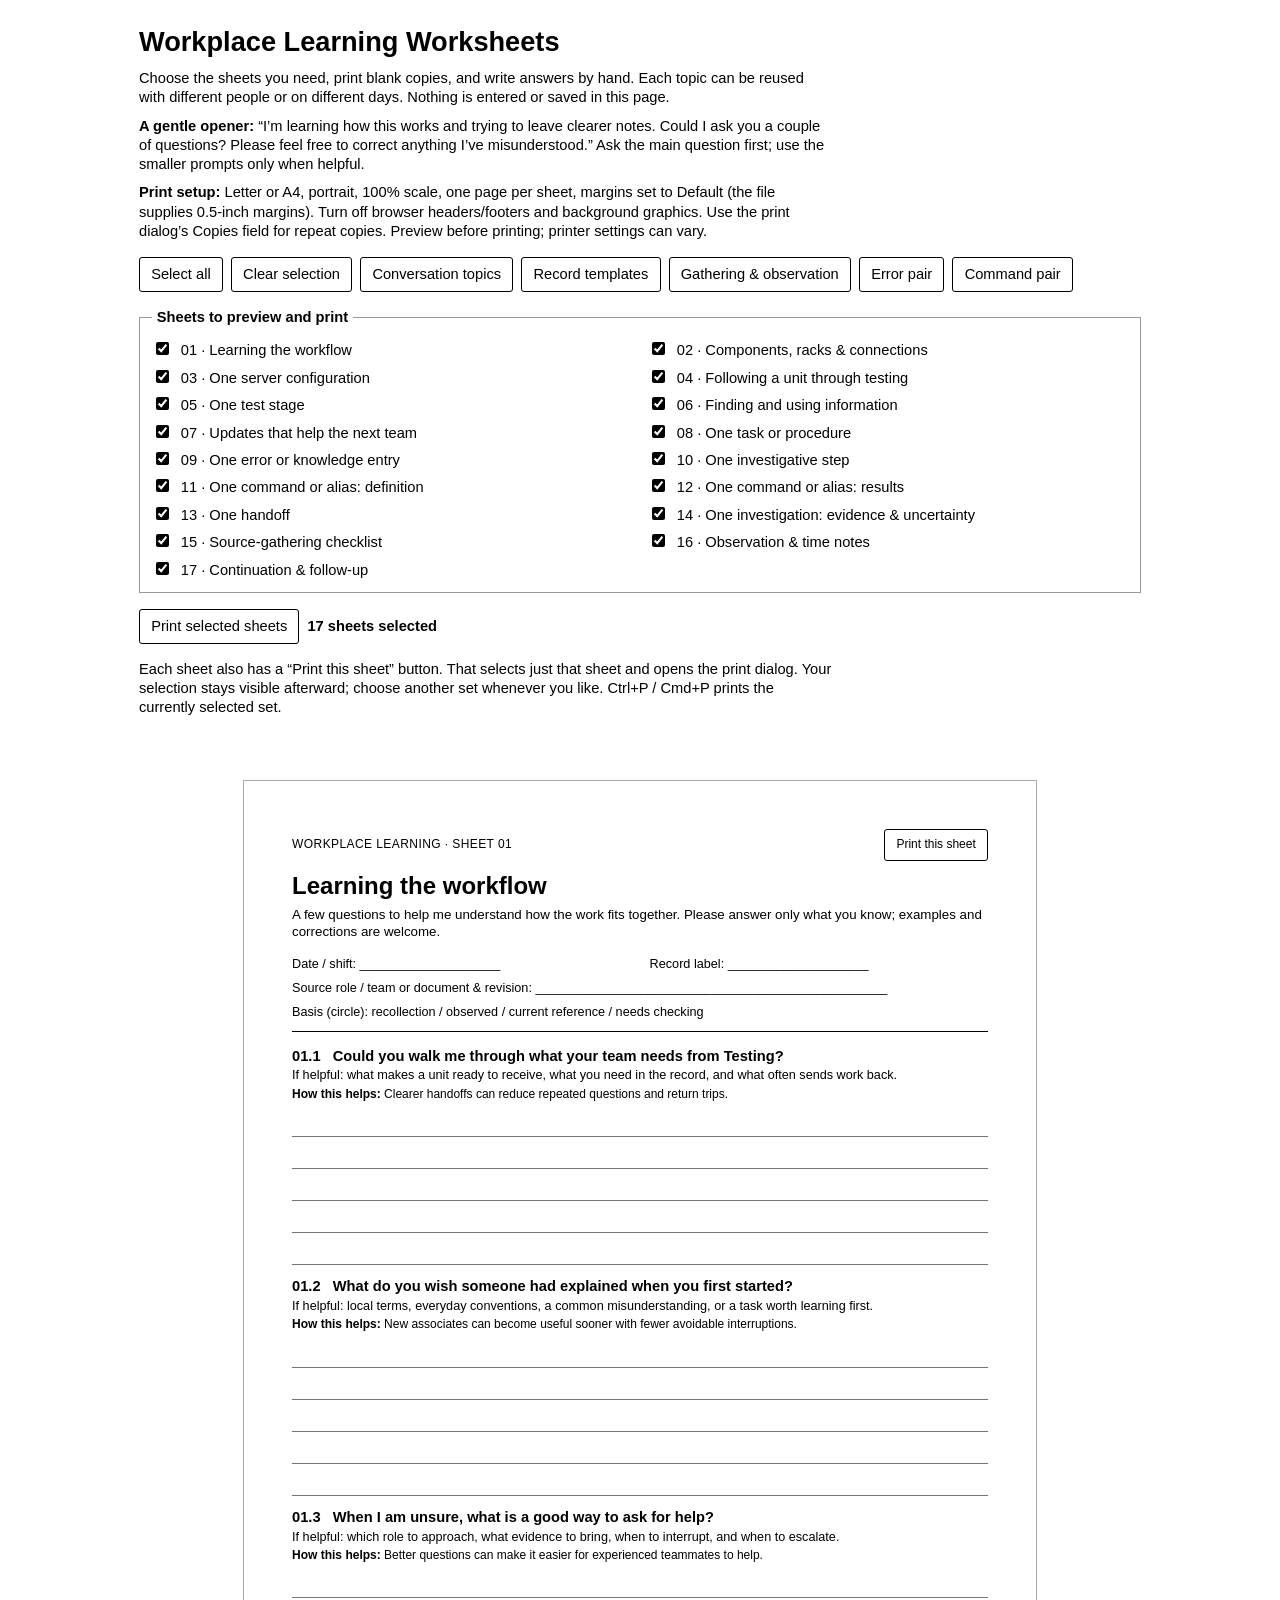
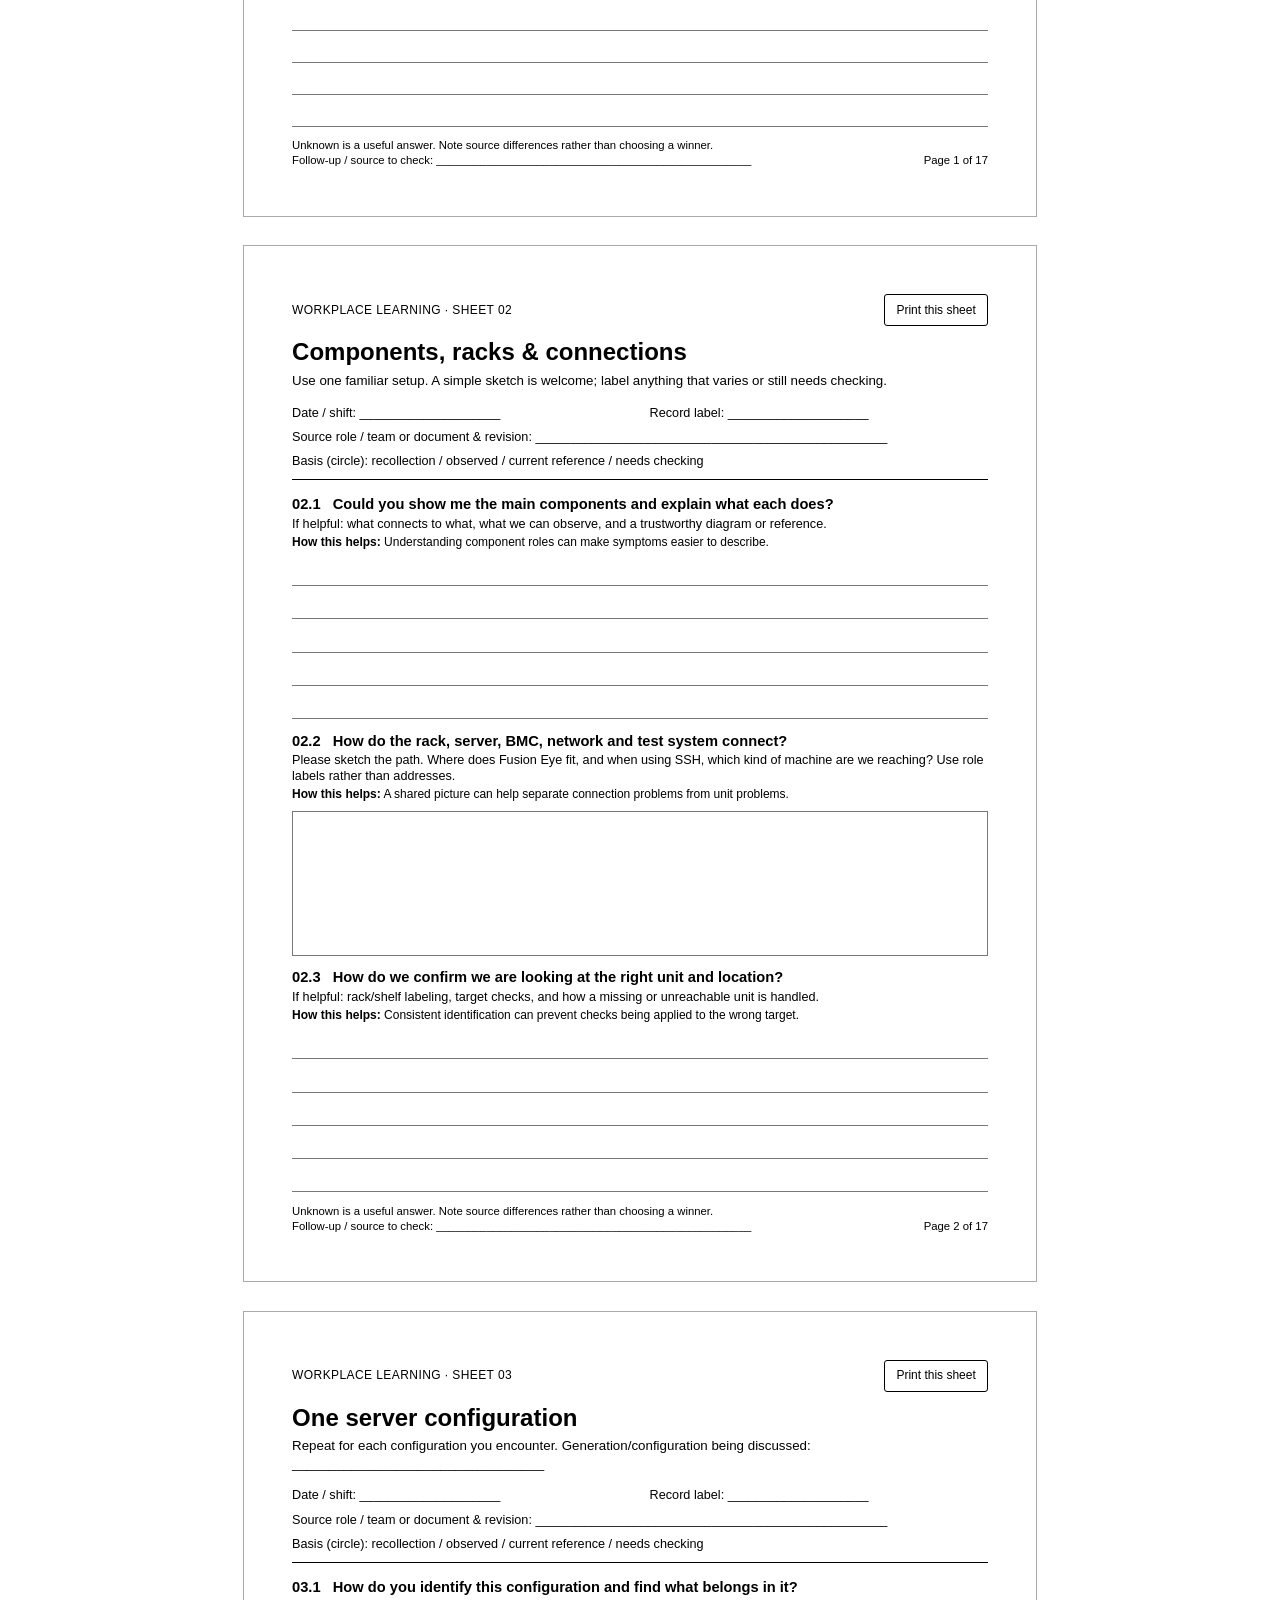
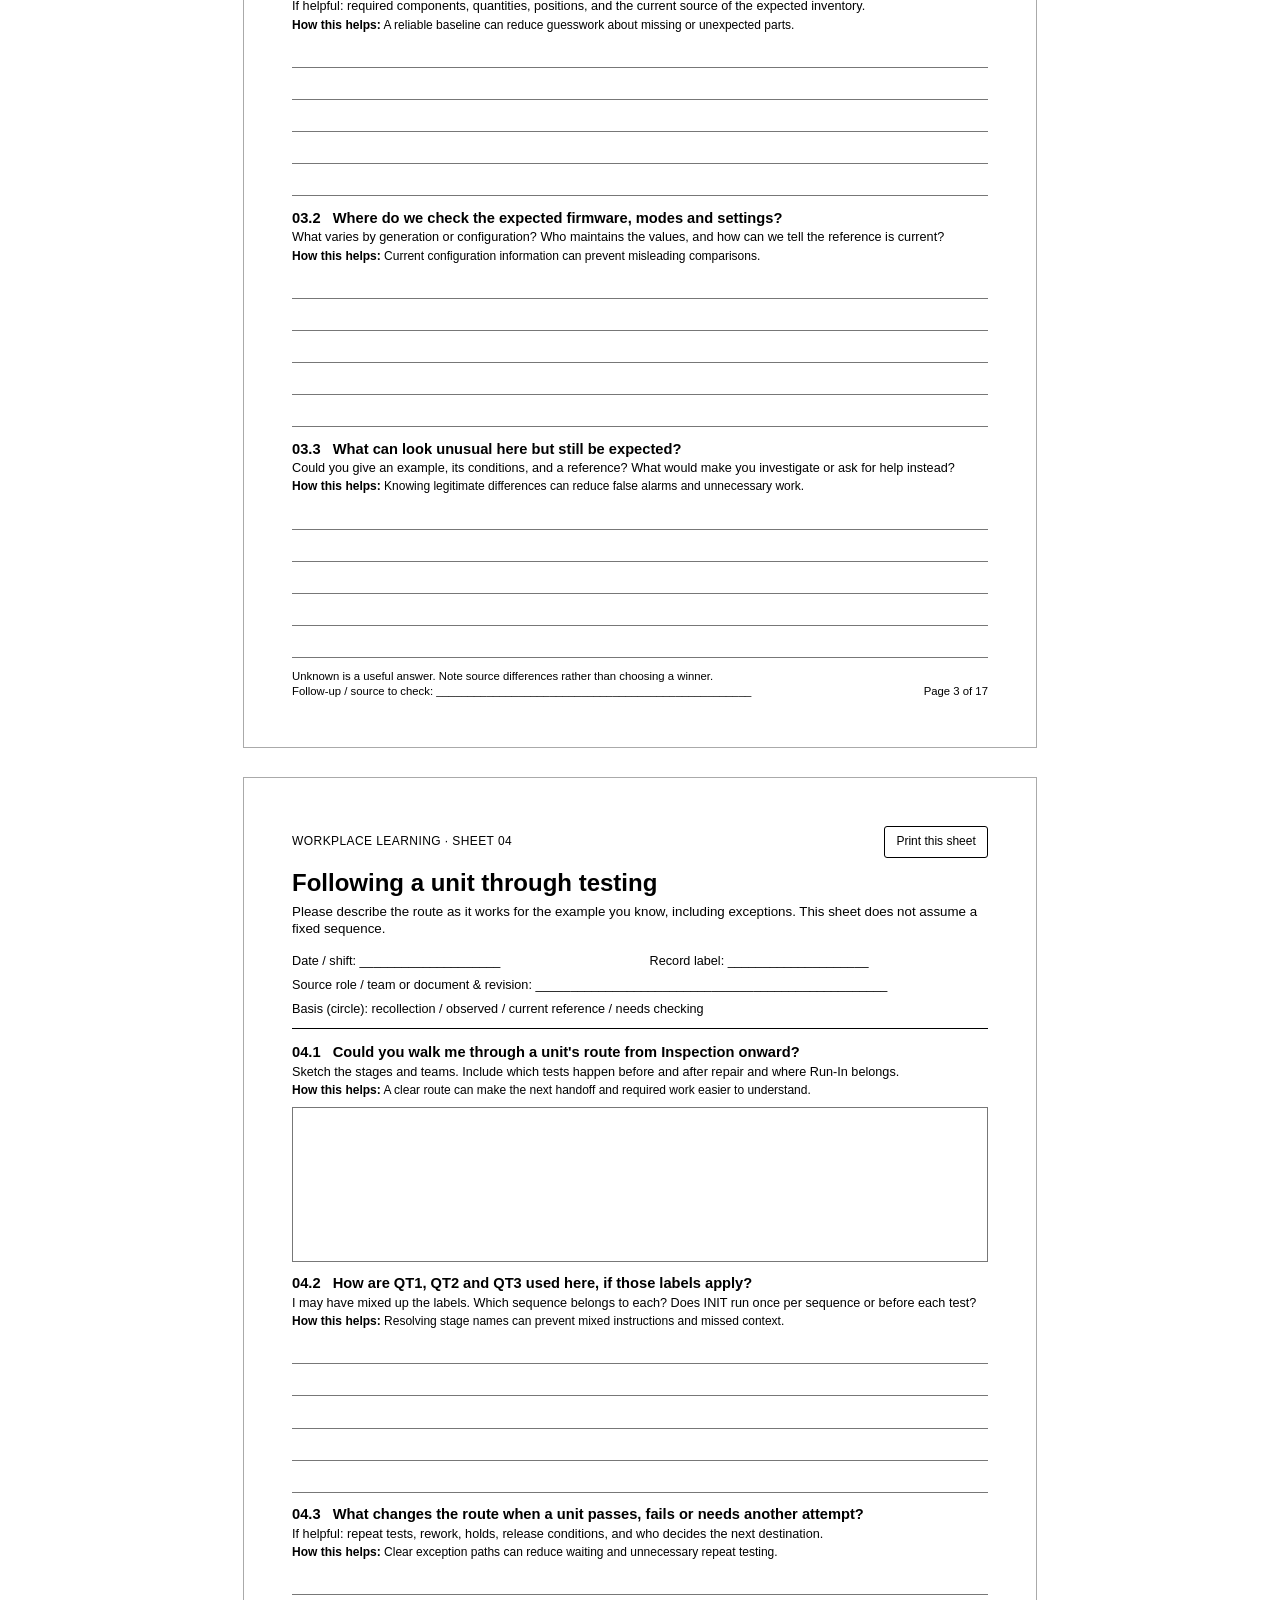
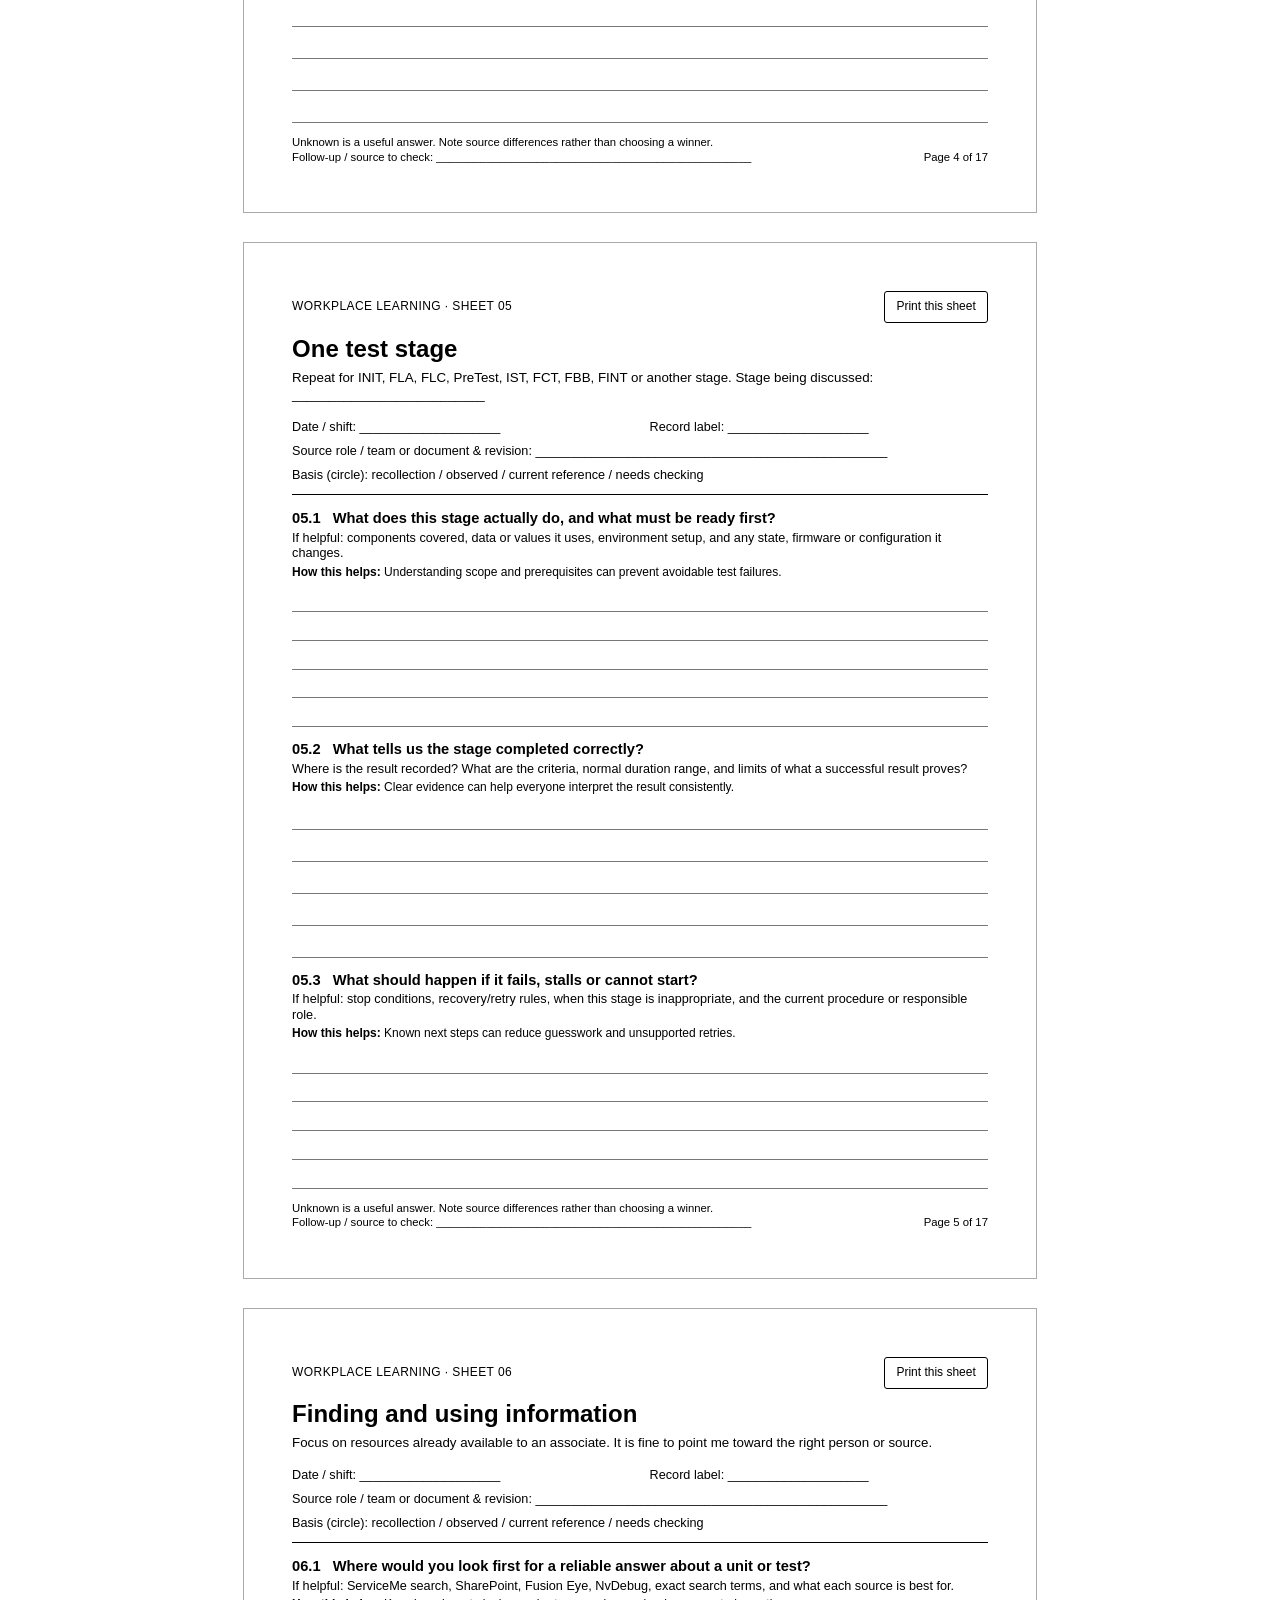
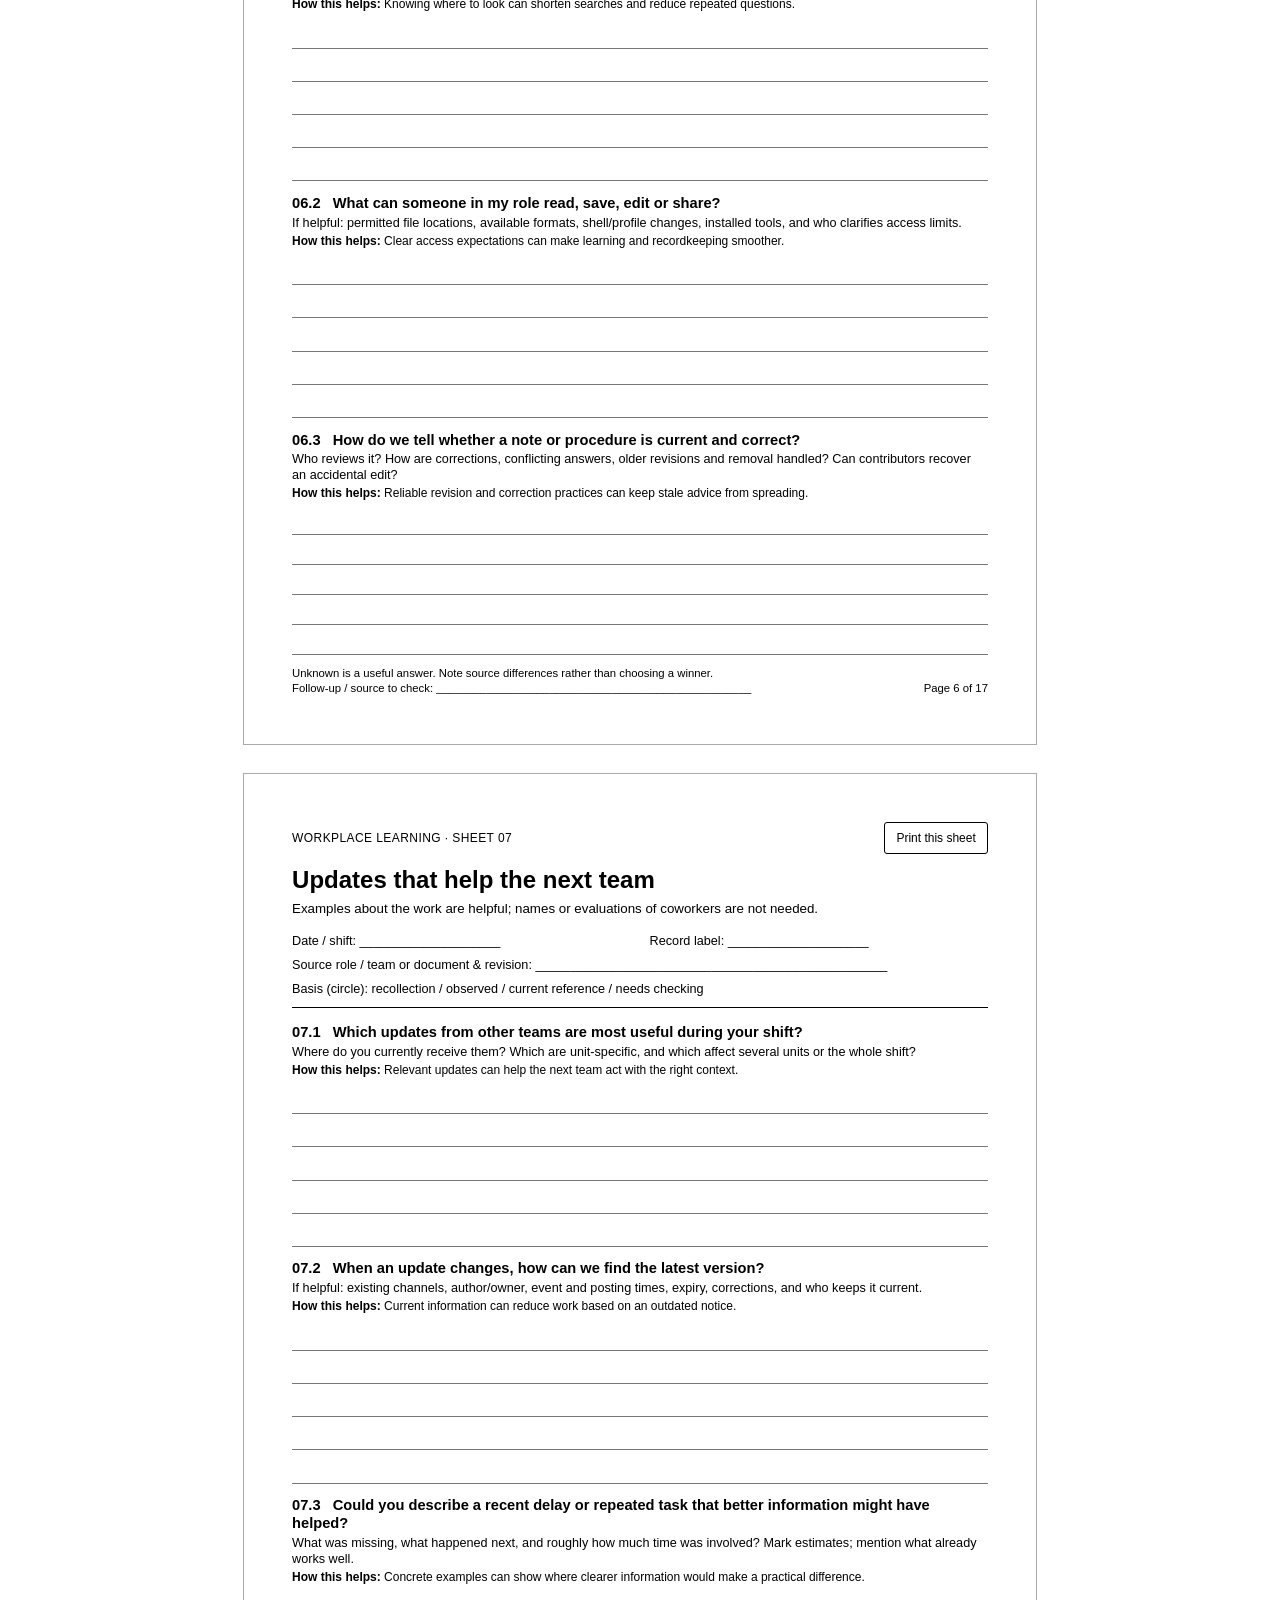
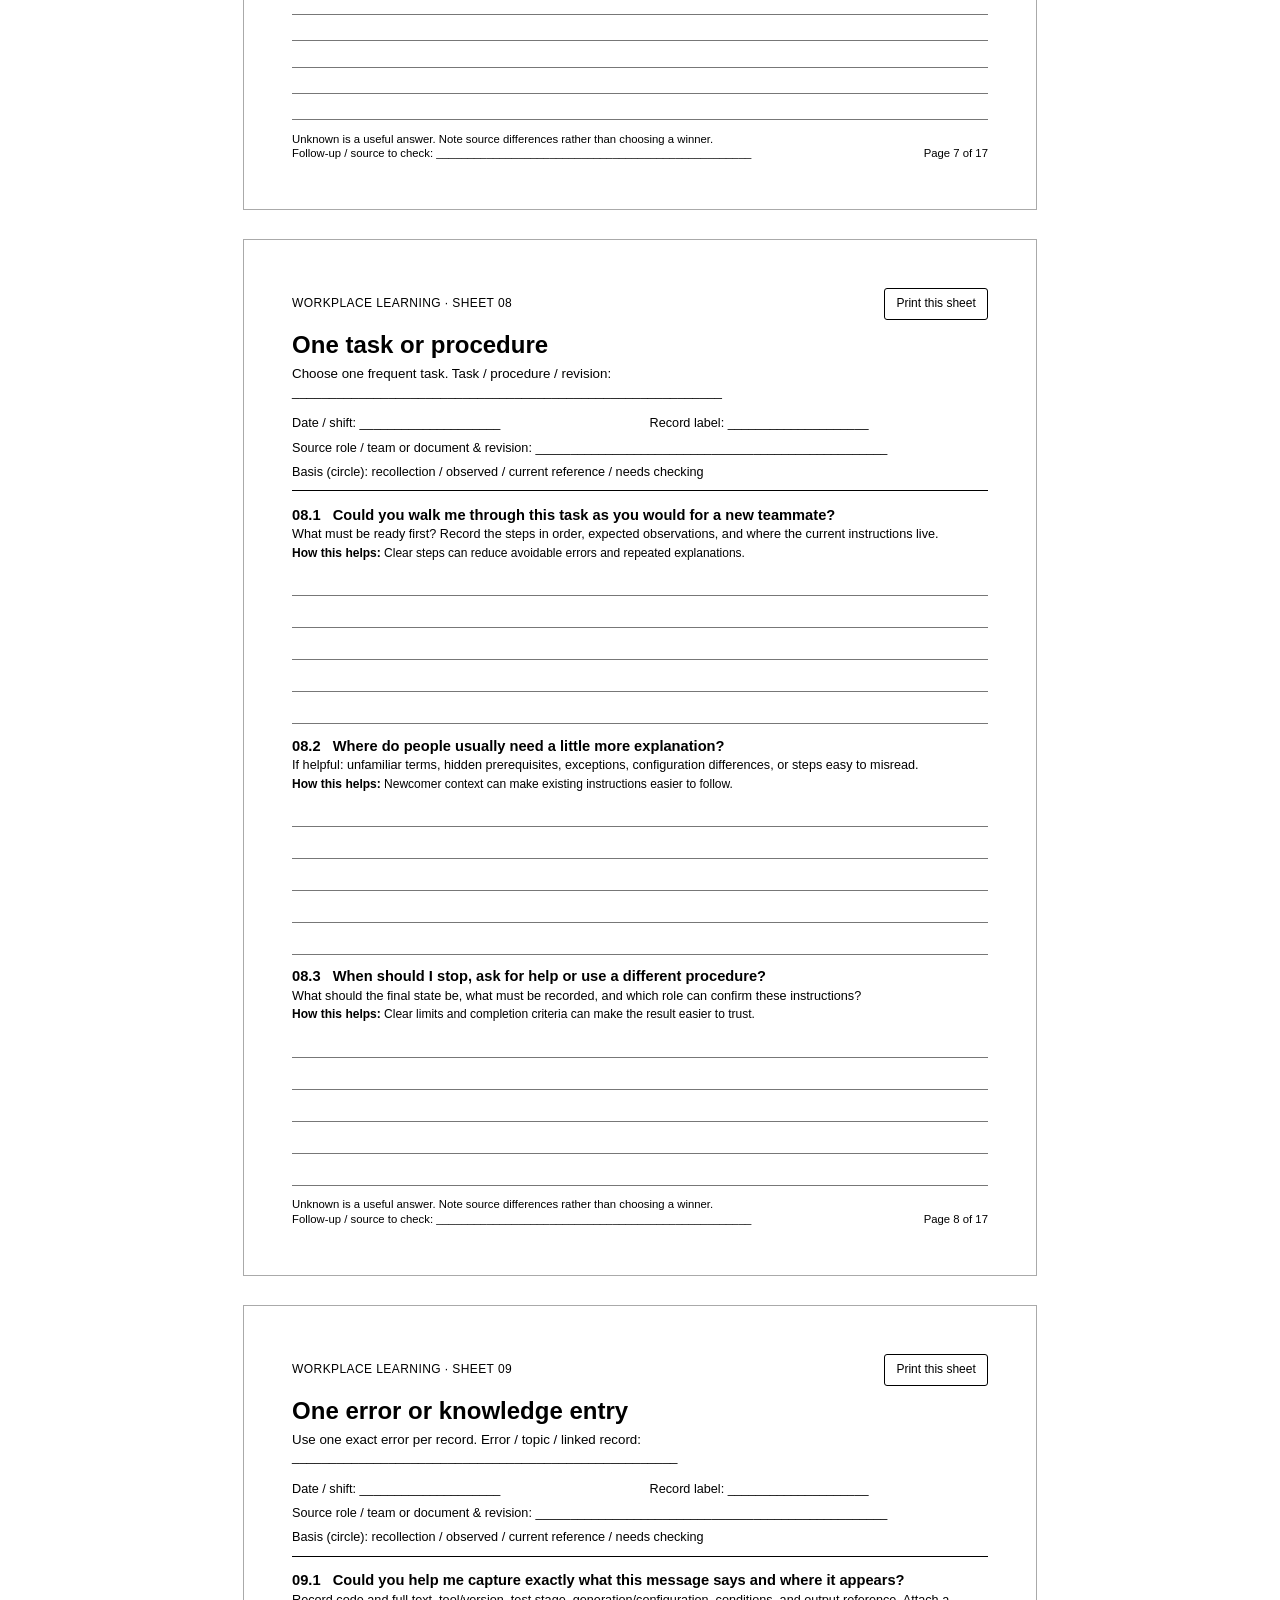
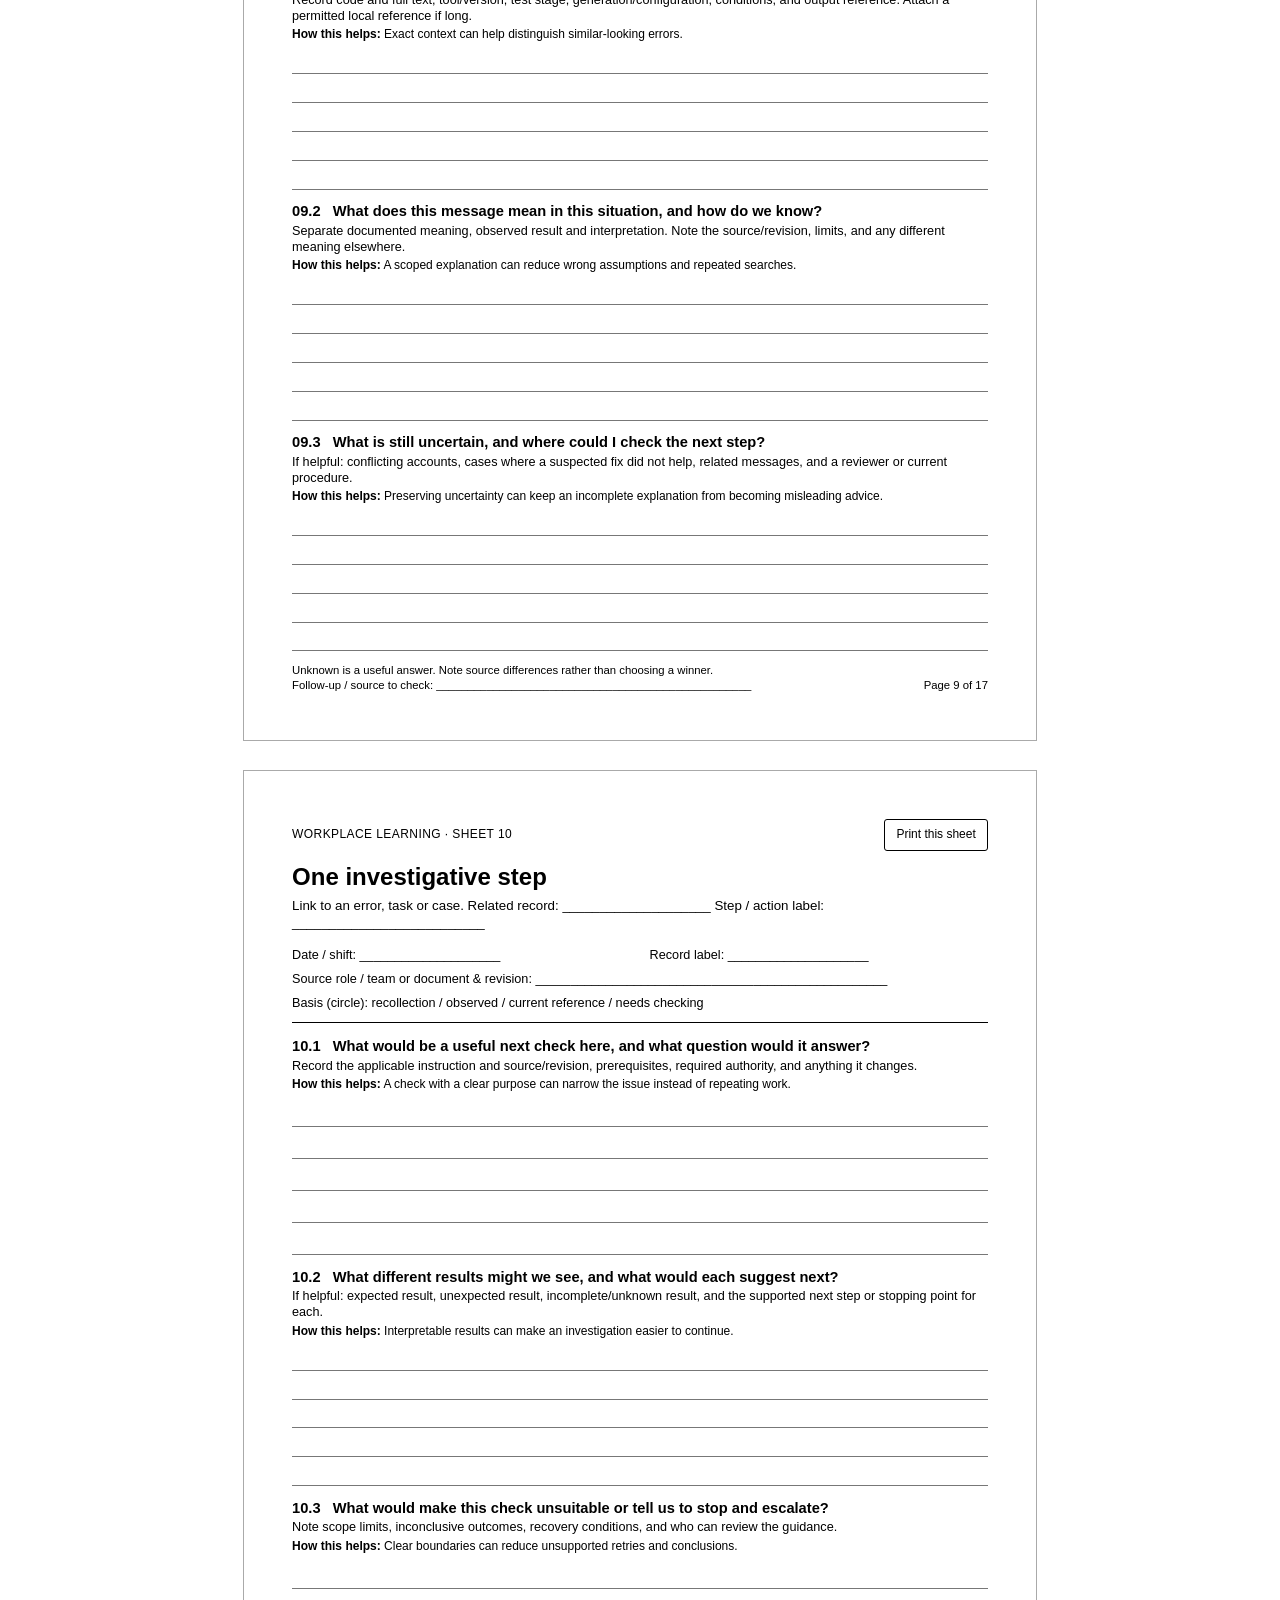
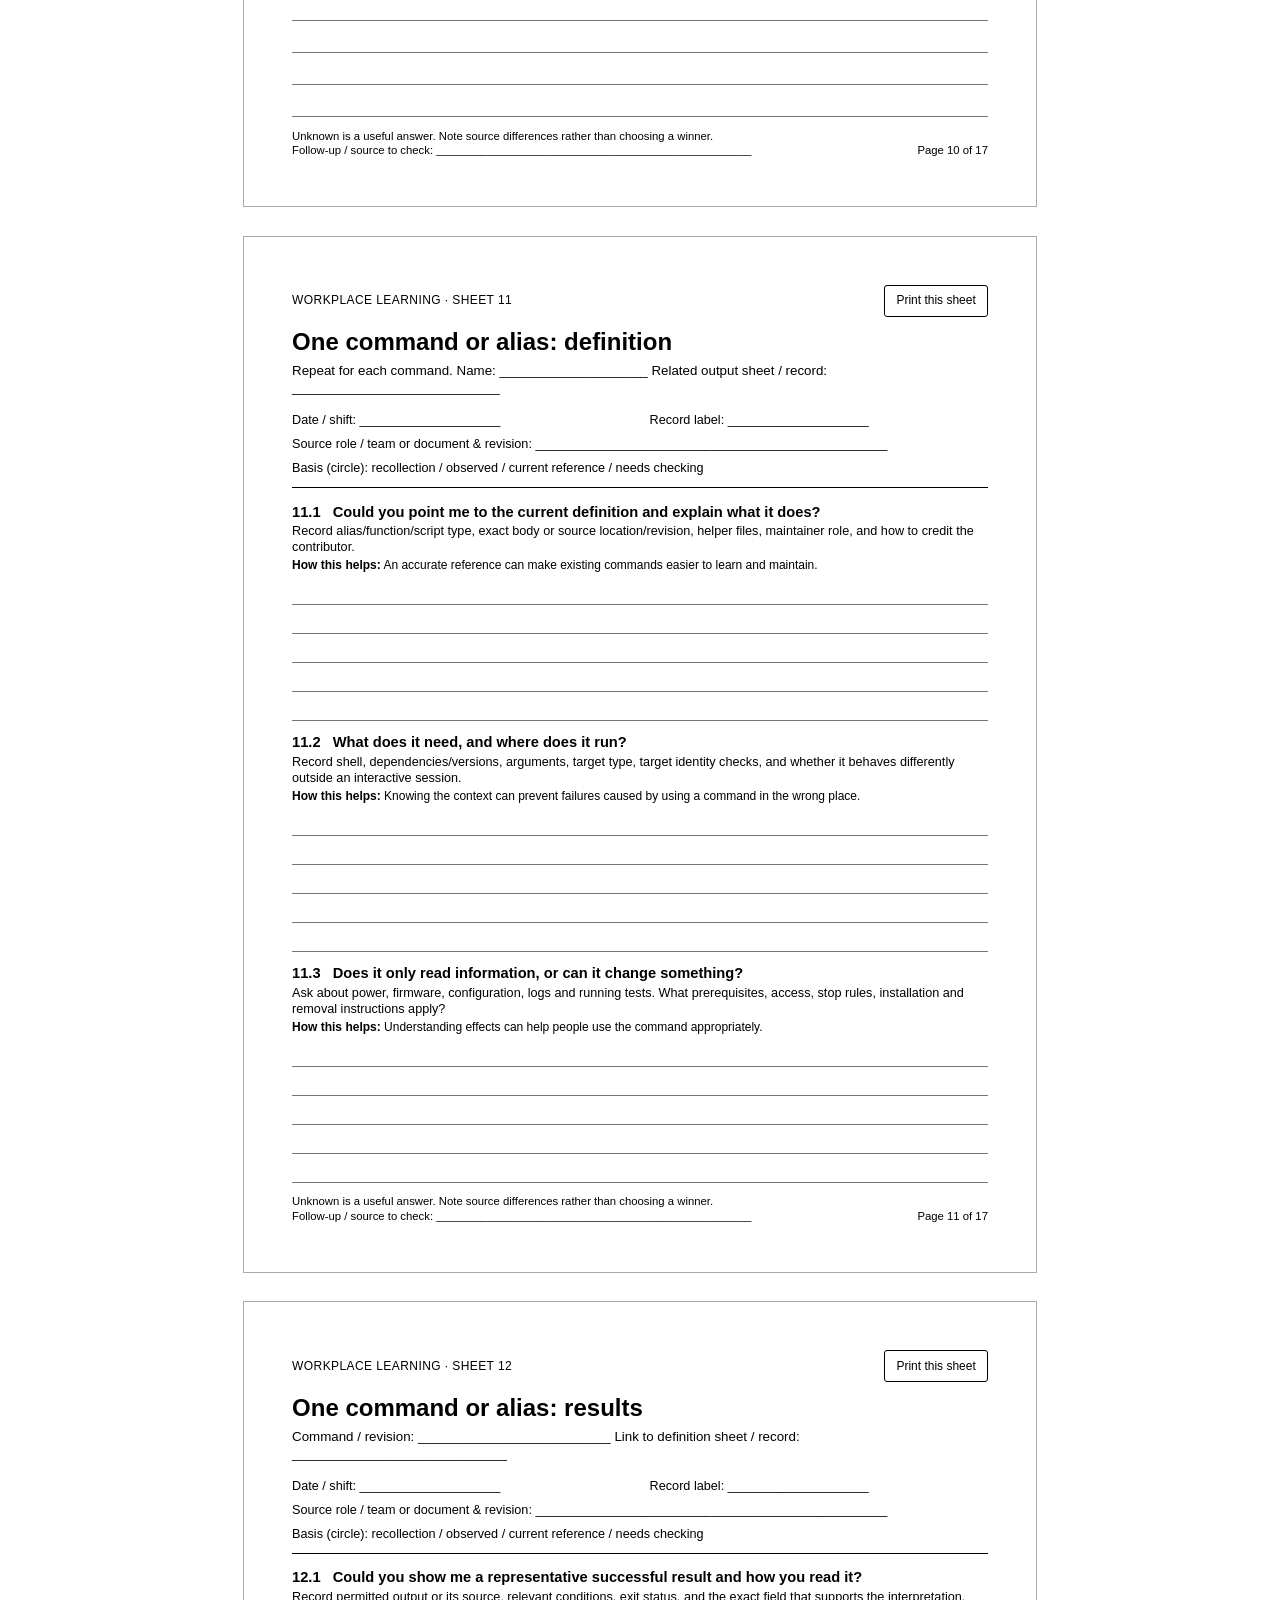
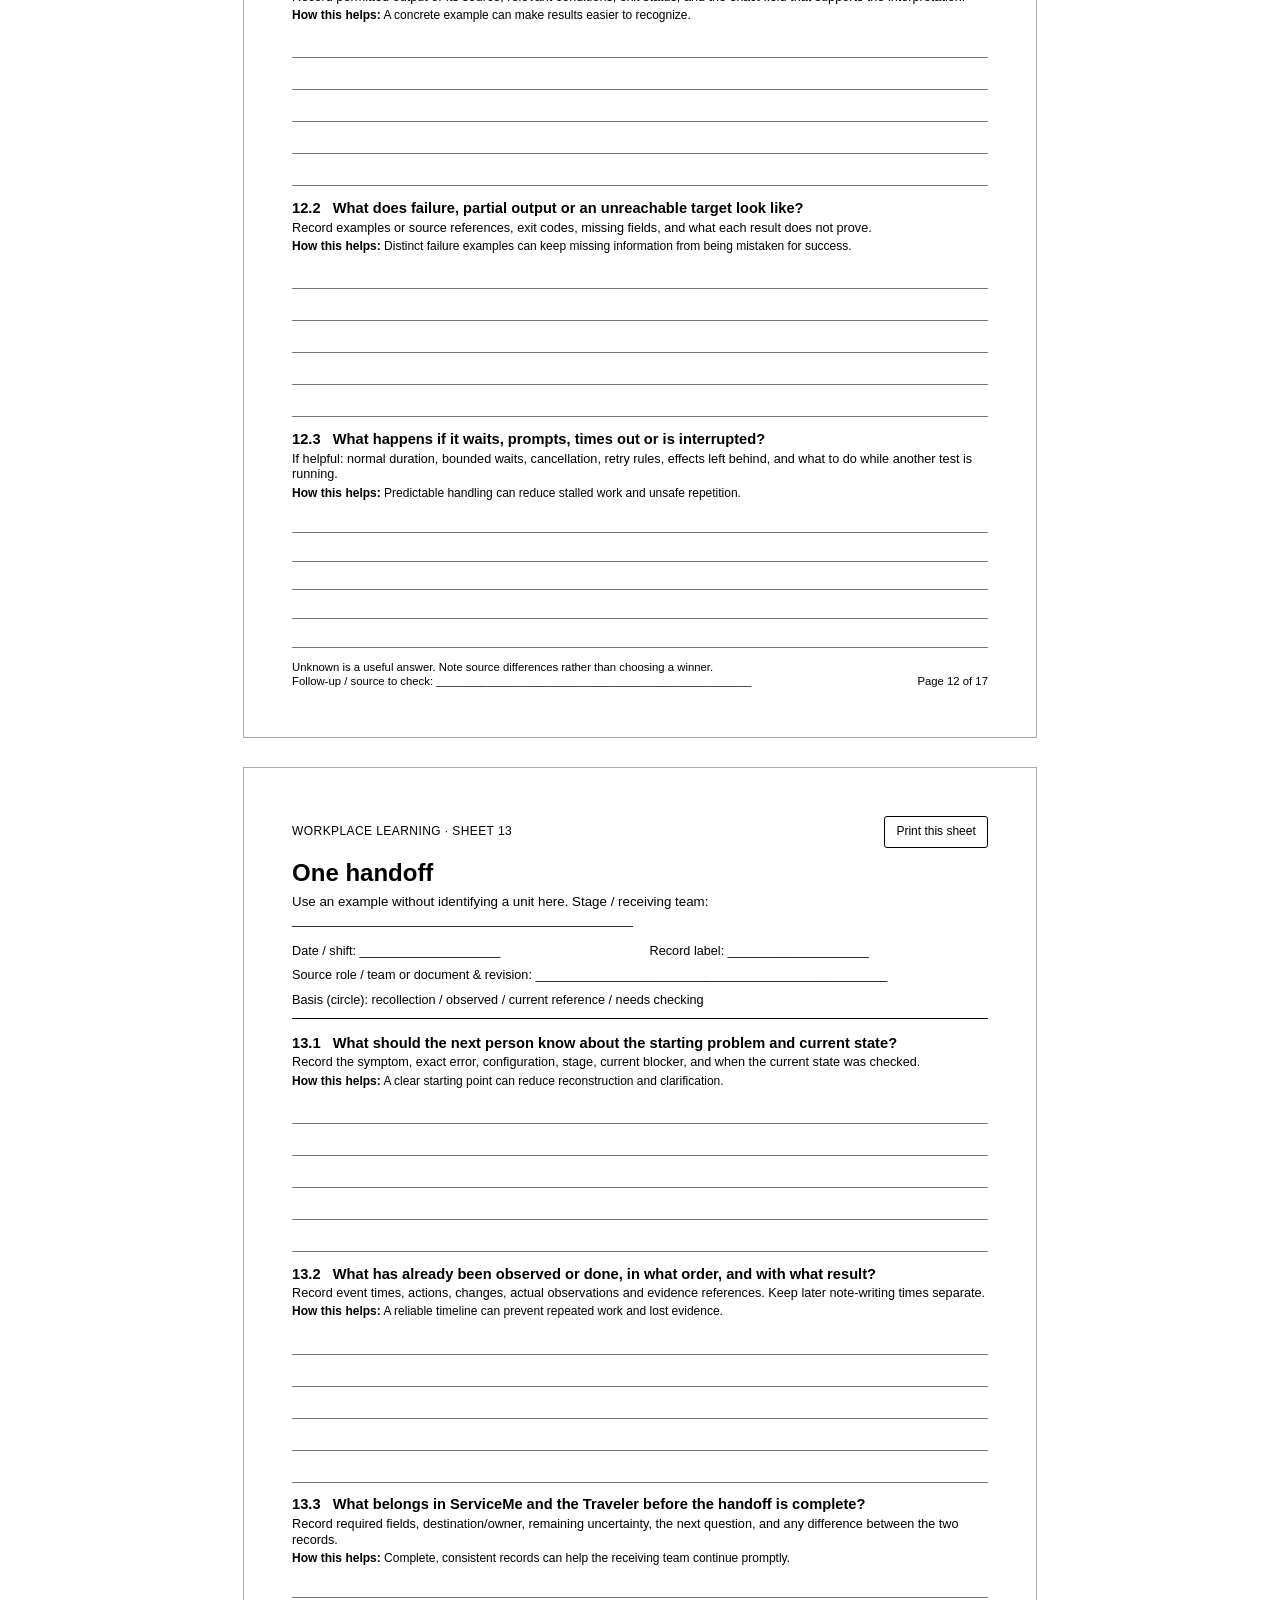
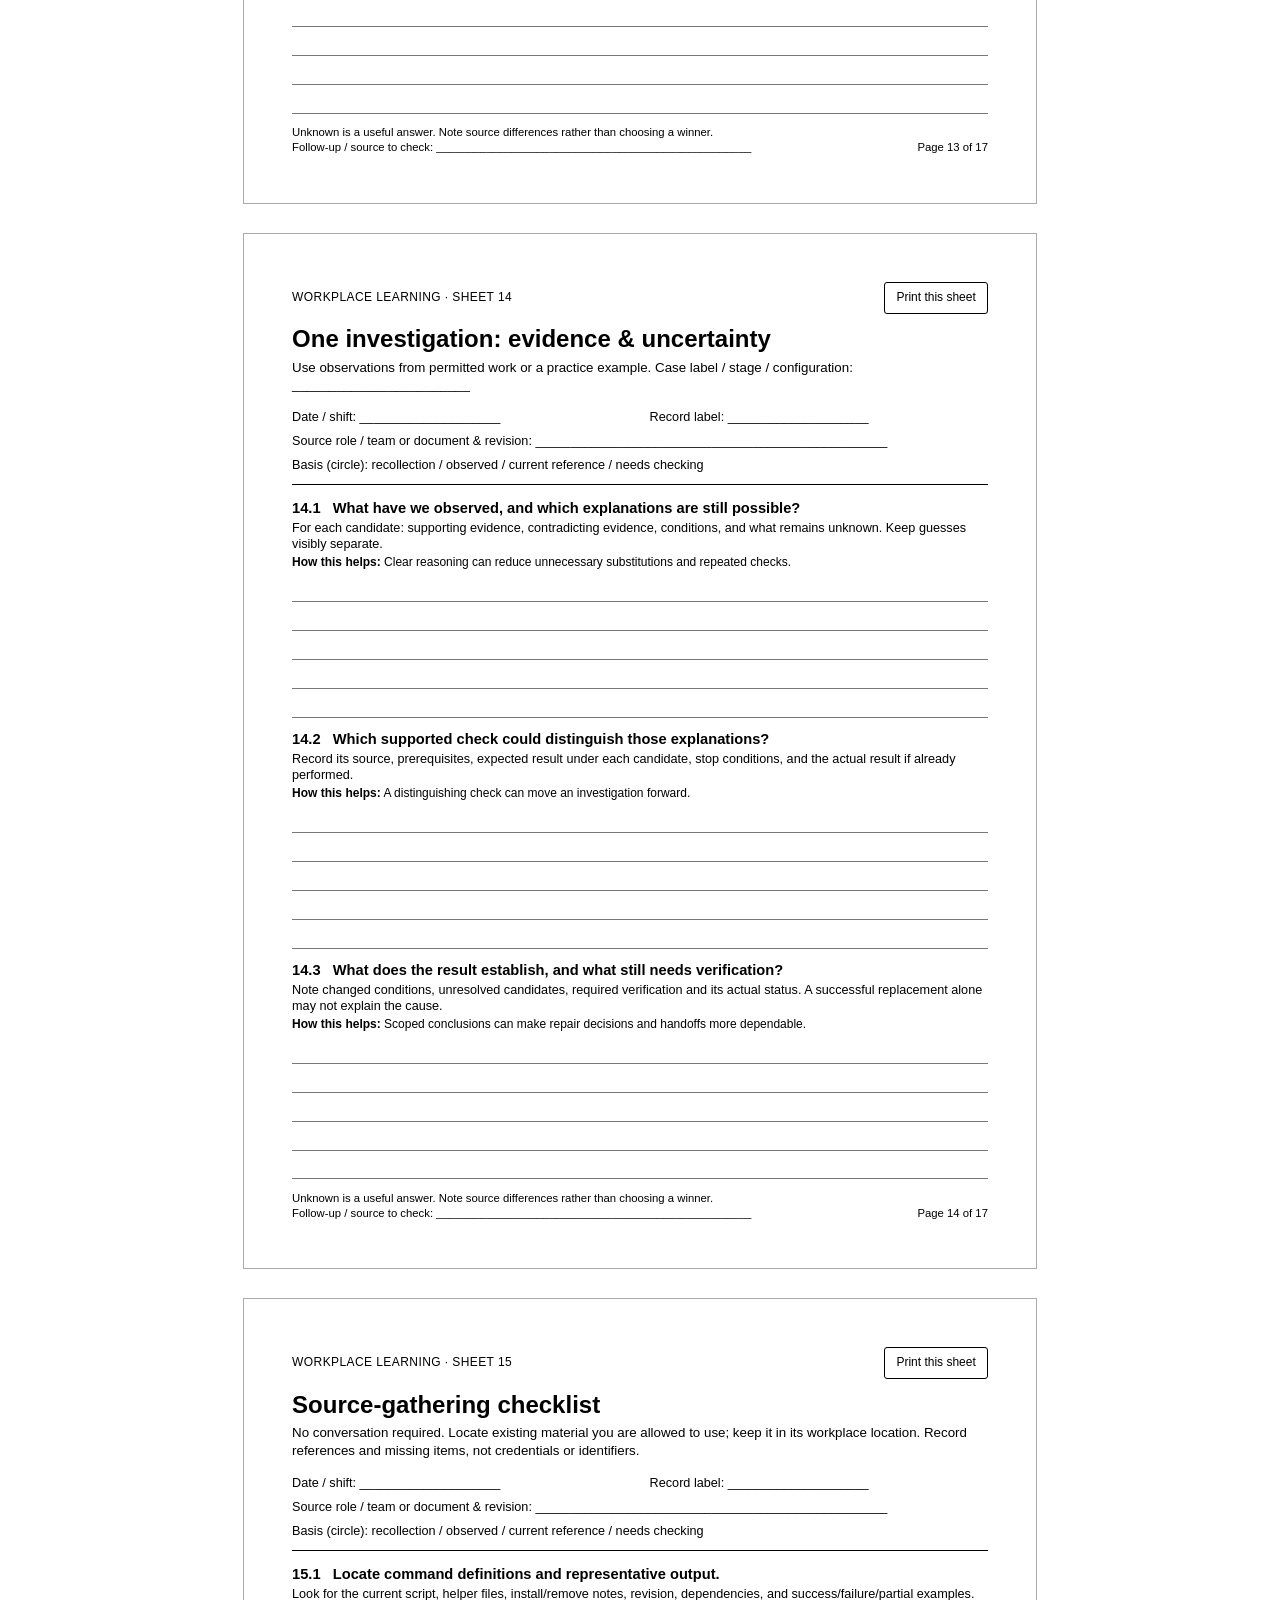
<file: print/index.html>
<!doctype html>
<html lang="en">
<head>
<meta charset="utf-8">
<meta name="viewport" content="width=device-width, initial-scale=1">
<meta name="description" content="Reusable black-and-white worksheets for workplace learning, conversations and observations.">
<title>Workplace Learning Worksheets</title>
<style>
* { box-sizing: border-box; }
:root { color-scheme: light; font-family: Arial, Helvetica, sans-serif; color: #000; background: #fff; }
body { margin: 0; font-size: 11pt; line-height: 1.3; }
button, input { font: inherit; }
button { background: #fff; color: #000; border: 1px solid #000; border-radius: 3px; padding: .45rem .7rem; cursor: pointer; }
button:hover { text-decoration: underline; }
button:disabled { color: #666; border-color: #999; cursor: default; }
button:focus-visible, a:focus-visible, input:focus-visible { outline: 2px solid #000; outline-offset: 3px; }
a { color: #000; }
.controls { max-width: 1050px; margin: 0 auto; padding: 1.5rem; }
.controls h1 { font-size: 1.7rem; margin: 0 0 .5rem; }
.controls p { max-width: 85ch; margin: .6rem 0; }
.toolbar { display: flex; flex-wrap: wrap; gap: .5rem; margin: 1rem 0; align-items: center; }
fieldset { border: 1px solid #999; padding: .75rem; margin: 1rem 0; }
legend { font-weight: bold; padding: 0 .3rem; }
.choices { display: grid; grid-template-columns: repeat(2, minmax(0, 1fr)); gap: .4rem 1rem; }
.choice { display: flex; gap: .55rem; align-items: baseline; }
.choice input { accent-color: #000; }
#selection-status { font-weight: bold; }
.screen-only[hidden] { display: none; }
.sheet { width: 8.27in; height: 10.8in; margin: .3in auto; padding: .5in; border: 1px solid #aaa; display: flex; flex-direction: column; background: #fff; }
.sheet.excluded { display: none; }
.sheet-top { display: flex; justify-content: space-between; align-items: center; gap: 1rem; font-size: 9pt; letter-spacing: .035em; }
.sheet h2 { font-size: 18pt; line-height: 1.13; margin: .12in 0 .07in; }
.intro { font-size: 10pt; margin: 0 0 .12in; }
.record { font-size: 9.5pt; line-height: 1.9; border-bottom: .5pt solid #000; padding-bottom: .07in; }
.record-row { display: flex; gap: .2in; }
.record-row span { flex: 1; white-space: nowrap; }
.questions { display: flex; flex-direction: column; flex: 1; min-height: 0; gap: .13in; padding-top: .15in; }
.question { display: flex; flex-direction: column; flex: 1; min-height: 0; }
.question.large { flex: 2; }
.question h3 { font-size: 11pt; line-height: 1.25; margin: 0 0 .035in; }
.probes { font-size: 9.5pt; line-height: 1.25; margin: 0 0 .025in; }
.benefit { font-size: 9pt; line-height: 1.2; margin: 0 0 .04in; }
.writing { flex: 1; display: flex; flex-direction: column; min-height: .8in; }
.writing span { flex: 1; min-height: .2in; border-bottom: .4pt solid #777; }
.writing.diagram { border: .4pt solid #777; margin-top: .06in; }
.writing.diagram span { border: 0; }
.sheet-footer { font-size: 8.5pt; margin-top: .12in; display: flex; gap: .2in; justify-content: space-between; align-items: end; }
.sheet-footer p { margin: 0; }
.print-position { white-space: nowrap; }
.no-selection { display: none; padding: .3in; }
body.empty .no-selection { display: block; }
@media screen and (max-width: 820px) {
  .sheet { width: calc(100% - 1rem); height: auto; min-height: 10.8in; padding: .3in; margin: .5rem; }
  .writing { min-height: 1.1in; }
  .choices { grid-template-columns: 1fr; }
  .record-row { flex-wrap: wrap; gap: 0 .15in; }
  .record-row span { white-space: normal; min-width: 45%; }
}
@page { size: auto; margin: .5in; }
@media print {
  html, body { margin: 0; padding: 0; background: #fff; color: #000; }
  .screen-only { display: none !important; }
  .sheet { width: auto; height: 9.8in; min-height: 0; margin: 0; padding: 0; border: 0; break-inside: avoid; break-after: page; page-break-after: always; }
  .sheet.last-selected { break-after: auto; page-break-after: auto; }
  .sheet.excluded { display: none !important; }
  .sheet-top { min-height: .12in; }
  .question, .record, .sheet-footer { break-inside: avoid; }
}
</style>
</head>
<body>
<header class="controls screen-only">
<h1>Workplace Learning Worksheets</h1>
<p>Choose the sheets you need, print blank copies, and write answers by hand. Each topic can be reused with different people or on different days. Nothing is entered or saved in this page.</p>
<p><strong>A gentle opener:</strong> “I’m learning how this works and trying to leave clearer notes. Could I ask you a couple of questions? Please feel free to correct anything I’ve misunderstood.” Ask the main question first; use the smaller prompts only when helpful.</p>
<p><strong>Print setup:</strong> Letter or A4, portrait, 100% scale, one page per sheet, margins set to Default (the file supplies 0.5-inch margins). Turn off browser headers/footers and background graphics. Use the print dialog’s Copies field for repeat copies. Preview before printing; printer settings can vary.</p>
<noscript><p><strong>JavaScript is off:</strong> all 17 worksheets are still available below. Use your browser’s Print command and page ranges. Selection controls require JavaScript.</p></noscript>
<div id="print-controls" hidden class="screen-only">
<div class="toolbar" aria-label="Choose a worksheet set">
<button type="button" data-set="all">Select all</button>
<button type="button" data-set="none">Clear selection</button>
<button type="button" data-set="conversation">Conversation topics</button>
<button type="button" data-set="template">Record templates</button>
<button type="button" data-set="gather">Gathering &amp; observation</button>
<button type="button" data-set="error-pair">Error pair</button>
<button type="button" data-set="alias-pair">Command pair</button>
</div>
<fieldset><legend>Sheets to preview and print</legend><div class="choices">
<label class="choice"><input type="checkbox" value="people" checked> <span>01 · Learning the workflow</span></label>
<label class="choice"><input type="checkbox" value="hardware" checked> <span>02 · Components, racks &amp; connections</span></label>
<label class="choice"><input type="checkbox" value="configuration" checked> <span>03 · One server configuration</span></label>
<label class="choice"><input type="checkbox" value="route" checked> <span>04 · Following a unit through testing</span></label>
<label class="choice"><input type="checkbox" value="stage" checked> <span>05 · One test stage</span></label>
<label class="choice"><input type="checkbox" value="access" checked> <span>06 · Finding and using information</span></label>
<label class="choice"><input type="checkbox" value="updates" checked> <span>07 · Updates that help the next team</span></label>
<label class="choice"><input type="checkbox" value="procedure" checked> <span>08 · One task or procedure</span></label>
<label class="choice"><input type="checkbox" value="error" checked> <span>09 · One error or knowledge entry</span></label>
<label class="choice"><input type="checkbox" value="action" checked> <span>10 · One investigative step</span></label>
<label class="choice"><input type="checkbox" value="alias" checked> <span>11 · One command or alias: definition</span></label>
<label class="choice"><input type="checkbox" value="outputs" checked> <span>12 · One command or alias: results</span></label>
<label class="choice"><input type="checkbox" value="handoff" checked> <span>13 · One handoff</span></label>
<label class="choice"><input type="checkbox" value="isolation" checked> <span>14 · One investigation: evidence &amp; uncertainty</span></label>
<label class="choice"><input type="checkbox" value="gather" checked> <span>15 · Source-gathering checklist</span></label>
<label class="choice"><input type="checkbox" value="observe" checked> <span>16 · Observation &amp; time notes</span></label>
<label class="choice"><input type="checkbox" value="continuation" checked> <span>17 · Continuation &amp; follow-up</span></label>
</div></fieldset>
<div class="toolbar"><button type="button" id="print-selected">Print selected sheets</button><span id="selection-status" role="status" aria-live="polite">17 sheets selected</span></div>
<p>Each sheet also has a “Print this sheet” button. That selects just that sheet and opens the print dialog. Your selection stays visible afterward; choose another set whenever you like. Ctrl+P / Cmd+P prints the currently selected set.</p>
</div>
</header>
<main id="worksheets">
<article class="sheet" id="people" data-group="conversation" aria-labelledby="title-people">
<header>
<div class="sheet-top"><span>WORKPLACE LEARNING · SHEET 01</span><button type="button" class="screen-only single-print" data-sheet="people" hidden aria-label="Print sheet 01: Learning the workflow">Print this sheet</button></div>
<h2 id="title-people">Learning the workflow</h2>
<p class="intro">A few questions to help me understand how the work fits together. Please answer only what you know; examples and corrections are welcome.</p>
<div class="record">
<div class="record-row"><span>Date / shift: ____________________</span><span>Record label: ____________________</span></div>
<div>Source role / team or document &amp; revision: __________________________________________________</div>
<div>Basis (circle): recollection / observed / current reference / needs checking</div>
</div>
</header>
<div class="questions">
<section class="question">
<h3>01.1 &nbsp; Could you walk me through what your team needs from Testing?</h3>
<p class="probes">If helpful: what makes a unit ready to receive, what you need in the record, and what often sends work back.</p>
<p class="benefit"><strong>How this helps:</strong> Clearer handoffs can reduce repeated questions and return trips.</p>
<div class="writing" aria-label="Space for a handwritten answer"><span></span><span></span><span></span><span></span><span></span></div>
</section>
<section class="question">
<h3>01.2 &nbsp; What do you wish someone had explained when you first started?</h3>
<p class="probes">If helpful: local terms, everyday conventions, a common misunderstanding, or a task worth learning first.</p>
<p class="benefit"><strong>How this helps:</strong> New associates can become useful sooner with fewer avoidable interruptions.</p>
<div class="writing" aria-label="Space for a handwritten answer"><span></span><span></span><span></span><span></span><span></span></div>
</section>
<section class="question">
<h3>01.3 &nbsp; When I am unsure, what is a good way to ask for help?</h3>
<p class="probes">If helpful: which role to approach, what evidence to bring, when to interrupt, and when to escalate.</p>
<p class="benefit"><strong>How this helps:</strong> Better questions can make it easier for experienced teammates to help.</p>
<div class="writing" aria-label="Space for a handwritten answer"><span></span><span></span><span></span><span></span><span></span></div>
</section>
</div>
<footer class="sheet-footer"><p>Unknown is a useful answer. Note source differences rather than choosing a winner.<br>Follow-up / source to check: __________________________________________________</p><span class="print-position">Sheet 01</span></footer>
</article>
<article class="sheet" id="hardware" data-group="conversation" aria-labelledby="title-hardware">
<header>
<div class="sheet-top"><span>WORKPLACE LEARNING · SHEET 02</span><button type="button" class="screen-only single-print" data-sheet="hardware" hidden aria-label="Print sheet 02: Components, racks &amp; connections">Print this sheet</button></div>
<h2 id="title-hardware">Components, racks &amp; connections</h2>
<p class="intro">Use one familiar setup. A simple sketch is welcome; label anything that varies or still needs checking.</p>
<div class="record">
<div class="record-row"><span>Date / shift: ____________________</span><span>Record label: ____________________</span></div>
<div>Source role / team or document &amp; revision: __________________________________________________</div>
<div>Basis (circle): recollection / observed / current reference / needs checking</div>
</div>
</header>
<div class="questions">
<section class="question">
<h3>02.1 &nbsp; Could you show me the main components and explain what each does?</h3>
<p class="probes">If helpful: what connects to what, what we can observe, and a trustworthy diagram or reference.</p>
<p class="benefit"><strong>How this helps:</strong> Understanding component roles can make symptoms easier to describe.</p>
<div class="writing" aria-label="Space for a handwritten answer"><span></span><span></span><span></span><span></span><span></span></div>
</section>
<section class="question">
<h3>02.2 &nbsp; How do the rack, server, BMC, network and test system connect?</h3>
<p class="probes">Please sketch the path. Where does Fusion Eye fit, and when using SSH, which kind of machine are we reaching? Use role labels rather than addresses.</p>
<p class="benefit"><strong>How this helps:</strong> A shared picture can help separate connection problems from unit problems.</p>
<div class="writing diagram" aria-label="Space for a handwritten answer"><span></span><span></span><span></span><span></span><span></span></div>
</section>
<section class="question">
<h3>02.3 &nbsp; How do we confirm we are looking at the right unit and location?</h3>
<p class="probes">If helpful: rack/shelf labeling, target checks, and how a missing or unreachable unit is handled.</p>
<p class="benefit"><strong>How this helps:</strong> Consistent identification can prevent checks being applied to the wrong target.</p>
<div class="writing" aria-label="Space for a handwritten answer"><span></span><span></span><span></span><span></span><span></span></div>
</section>
</div>
<footer class="sheet-footer"><p>Unknown is a useful answer. Note source differences rather than choosing a winner.<br>Follow-up / source to check: __________________________________________________</p><span class="print-position">Sheet 02</span></footer>
</article>
<article class="sheet" id="configuration" data-group="conversation" aria-labelledby="title-configuration">
<header>
<div class="sheet-top"><span>WORKPLACE LEARNING · SHEET 03</span><button type="button" class="screen-only single-print" data-sheet="configuration" hidden aria-label="Print sheet 03: One server configuration">Print this sheet</button></div>
<h2 id="title-configuration">One server configuration</h2>
<p class="intro">Repeat for each configuration you encounter. Generation/configuration being discussed: __________________________________</p>
<div class="record">
<div class="record-row"><span>Date / shift: ____________________</span><span>Record label: ____________________</span></div>
<div>Source role / team or document &amp; revision: __________________________________________________</div>
<div>Basis (circle): recollection / observed / current reference / needs checking</div>
</div>
</header>
<div class="questions">
<section class="question">
<h3>03.1 &nbsp; How do you identify this configuration and find what belongs in it?</h3>
<p class="probes">If helpful: required components, quantities, positions, and the current source of the expected inventory.</p>
<p class="benefit"><strong>How this helps:</strong> A reliable baseline can reduce guesswork about missing or unexpected parts.</p>
<div class="writing" aria-label="Space for a handwritten answer"><span></span><span></span><span></span><span></span><span></span></div>
</section>
<section class="question">
<h3>03.2 &nbsp; Where do we check the expected firmware, modes and settings?</h3>
<p class="probes">What varies by generation or configuration? Who maintains the values, and how can we tell the reference is current?</p>
<p class="benefit"><strong>How this helps:</strong> Current configuration information can prevent misleading comparisons.</p>
<div class="writing" aria-label="Space for a handwritten answer"><span></span><span></span><span></span><span></span><span></span></div>
</section>
<section class="question">
<h3>03.3 &nbsp; What can look unusual here but still be expected?</h3>
<p class="probes">Could you give an example, its conditions, and a reference? What would make you investigate or ask for help instead?</p>
<p class="benefit"><strong>How this helps:</strong> Knowing legitimate differences can reduce false alarms and unnecessary work.</p>
<div class="writing" aria-label="Space for a handwritten answer"><span></span><span></span><span></span><span></span><span></span></div>
</section>
</div>
<footer class="sheet-footer"><p>Unknown is a useful answer. Note source differences rather than choosing a winner.<br>Follow-up / source to check: __________________________________________________</p><span class="print-position">Sheet 03</span></footer>
</article>
<article class="sheet" id="route" data-group="conversation" aria-labelledby="title-route">
<header>
<div class="sheet-top"><span>WORKPLACE LEARNING · SHEET 04</span><button type="button" class="screen-only single-print" data-sheet="route" hidden aria-label="Print sheet 04: Following a unit through testing">Print this sheet</button></div>
<h2 id="title-route">Following a unit through testing</h2>
<p class="intro">Please describe the route as it works for the example you know, including exceptions. This sheet does not assume a fixed sequence.</p>
<div class="record">
<div class="record-row"><span>Date / shift: ____________________</span><span>Record label: ____________________</span></div>
<div>Source role / team or document &amp; revision: __________________________________________________</div>
<div>Basis (circle): recollection / observed / current reference / needs checking</div>
</div>
</header>
<div class="questions">
<section class="question">
<h3>04.1 &nbsp; Could you walk me through a unit's route from Inspection onward?</h3>
<p class="probes">Sketch the stages and teams. Include which tests happen before and after repair and where Run-In belongs.</p>
<p class="benefit"><strong>How this helps:</strong> A clear route can make the next handoff and required work easier to understand.</p>
<div class="writing diagram" aria-label="Space for a handwritten answer"><span></span><span></span><span></span><span></span><span></span></div>
</section>
<section class="question">
<h3>04.2 &nbsp; How are QT1, QT2 and QT3 used here, if those labels apply?</h3>
<p class="probes">I may have mixed up the labels. Which sequence belongs to each? Does INIT run once per sequence or before each test?</p>
<p class="benefit"><strong>How this helps:</strong> Resolving stage names can prevent mixed instructions and missed context.</p>
<div class="writing" aria-label="Space for a handwritten answer"><span></span><span></span><span></span><span></span><span></span></div>
</section>
<section class="question">
<h3>04.3 &nbsp; What changes the route when a unit passes, fails or needs another attempt?</h3>
<p class="probes">If helpful: repeat tests, rework, holds, release conditions, and who decides the next destination.</p>
<p class="benefit"><strong>How this helps:</strong> Clear exception paths can reduce waiting and unnecessary repeat testing.</p>
<div class="writing" aria-label="Space for a handwritten answer"><span></span><span></span><span></span><span></span><span></span></div>
</section>
</div>
<footer class="sheet-footer"><p>Unknown is a useful answer. Note source differences rather than choosing a winner.<br>Follow-up / source to check: __________________________________________________</p><span class="print-position">Sheet 04</span></footer>
</article>
<article class="sheet" id="stage" data-group="template" aria-labelledby="title-stage">
<header>
<div class="sheet-top"><span>WORKPLACE LEARNING · SHEET 05</span><button type="button" class="screen-only single-print" data-sheet="stage" hidden aria-label="Print sheet 05: One test stage">Print this sheet</button></div>
<h2 id="title-stage">One test stage</h2>
<p class="intro">Repeat for INIT, FLA, FLC, PreTest, IST, FCT, FBB, FINT or another stage. Stage being discussed: __________________________</p>
<div class="record">
<div class="record-row"><span>Date / shift: ____________________</span><span>Record label: ____________________</span></div>
<div>Source role / team or document &amp; revision: __________________________________________________</div>
<div>Basis (circle): recollection / observed / current reference / needs checking</div>
</div>
</header>
<div class="questions">
<section class="question">
<h3>05.1 &nbsp; What does this stage actually do, and what must be ready first?</h3>
<p class="probes">If helpful: components covered, data or values it uses, environment setup, and any state, firmware or configuration it changes.</p>
<p class="benefit"><strong>How this helps:</strong> Understanding scope and prerequisites can prevent avoidable test failures.</p>
<div class="writing" aria-label="Space for a handwritten answer"><span></span><span></span><span></span><span></span><span></span></div>
</section>
<section class="question">
<h3>05.2 &nbsp; What tells us the stage completed correctly?</h3>
<p class="probes">Where is the result recorded? What are the criteria, normal duration range, and limits of what a successful result proves?</p>
<p class="benefit"><strong>How this helps:</strong> Clear evidence can help everyone interpret the result consistently.</p>
<div class="writing" aria-label="Space for a handwritten answer"><span></span><span></span><span></span><span></span><span></span></div>
</section>
<section class="question">
<h3>05.3 &nbsp; What should happen if it fails, stalls or cannot start?</h3>
<p class="probes">If helpful: stop conditions, recovery/retry rules, when this stage is inappropriate, and the current procedure or responsible role.</p>
<p class="benefit"><strong>How this helps:</strong> Known next steps can reduce guesswork and unsupported retries.</p>
<div class="writing" aria-label="Space for a handwritten answer"><span></span><span></span><span></span><span></span><span></span></div>
</section>
</div>
<footer class="sheet-footer"><p>Unknown is a useful answer. Note source differences rather than choosing a winner.<br>Follow-up / source to check: __________________________________________________</p><span class="print-position">Sheet 05</span></footer>
</article>
<article class="sheet" id="access" data-group="conversation" aria-labelledby="title-access">
<header>
<div class="sheet-top"><span>WORKPLACE LEARNING · SHEET 06</span><button type="button" class="screen-only single-print" data-sheet="access" hidden aria-label="Print sheet 06: Finding and using information">Print this sheet</button></div>
<h2 id="title-access">Finding and using information</h2>
<p class="intro">Focus on resources already available to an associate. It is fine to point me toward the right person or source.</p>
<div class="record">
<div class="record-row"><span>Date / shift: ____________________</span><span>Record label: ____________________</span></div>
<div>Source role / team or document &amp; revision: __________________________________________________</div>
<div>Basis (circle): recollection / observed / current reference / needs checking</div>
</div>
</header>
<div class="questions">
<section class="question">
<h3>06.1 &nbsp; Where would you look first for a reliable answer about a unit or test?</h3>
<p class="probes">If helpful: ServiceMe search, SharePoint, Fusion Eye, NvDebug, exact search terms, and what each source is best for.</p>
<p class="benefit"><strong>How this helps:</strong> Knowing where to look can shorten searches and reduce repeated questions.</p>
<div class="writing" aria-label="Space for a handwritten answer"><span></span><span></span><span></span><span></span><span></span></div>
</section>
<section class="question">
<h3>06.2 &nbsp; What can someone in my role read, save, edit or share?</h3>
<p class="probes">If helpful: permitted file locations, available formats, shell/profile changes, installed tools, and who clarifies access limits.</p>
<p class="benefit"><strong>How this helps:</strong> Clear access expectations can make learning and recordkeeping smoother.</p>
<div class="writing" aria-label="Space for a handwritten answer"><span></span><span></span><span></span><span></span><span></span></div>
</section>
<section class="question">
<h3>06.3 &nbsp; How do we tell whether a note or procedure is current and correct?</h3>
<p class="probes">Who reviews it? How are corrections, conflicting answers, older revisions and removal handled? Can contributors recover an accidental edit?</p>
<p class="benefit"><strong>How this helps:</strong> Reliable revision and correction practices can keep stale advice from spreading.</p>
<div class="writing" aria-label="Space for a handwritten answer"><span></span><span></span><span></span><span></span><span></span></div>
</section>
</div>
<footer class="sheet-footer"><p>Unknown is a useful answer. Note source differences rather than choosing a winner.<br>Follow-up / source to check: __________________________________________________</p><span class="print-position">Sheet 06</span></footer>
</article>
<article class="sheet" id="updates" data-group="conversation" aria-labelledby="title-updates">
<header>
<div class="sheet-top"><span>WORKPLACE LEARNING · SHEET 07</span><button type="button" class="screen-only single-print" data-sheet="updates" hidden aria-label="Print sheet 07: Updates that help the next team">Print this sheet</button></div>
<h2 id="title-updates">Updates that help the next team</h2>
<p class="intro">Examples about the work are helpful; names or evaluations of coworkers are not needed.</p>
<div class="record">
<div class="record-row"><span>Date / shift: ____________________</span><span>Record label: ____________________</span></div>
<div>Source role / team or document &amp; revision: __________________________________________________</div>
<div>Basis (circle): recollection / observed / current reference / needs checking</div>
</div>
</header>
<div class="questions">
<section class="question">
<h3>07.1 &nbsp; Which updates from other teams are most useful during your shift?</h3>
<p class="probes">Where do you currently receive them? Which are unit-specific, and which affect several units or the whole shift?</p>
<p class="benefit"><strong>How this helps:</strong> Relevant updates can help the next team act with the right context.</p>
<div class="writing" aria-label="Space for a handwritten answer"><span></span><span></span><span></span><span></span><span></span></div>
</section>
<section class="question">
<h3>07.2 &nbsp; When an update changes, how can we find the latest version?</h3>
<p class="probes">If helpful: existing channels, author/owner, event and posting times, expiry, corrections, and who keeps it current.</p>
<p class="benefit"><strong>How this helps:</strong> Current information can reduce work based on an outdated notice.</p>
<div class="writing" aria-label="Space for a handwritten answer"><span></span><span></span><span></span><span></span><span></span></div>
</section>
<section class="question">
<h3>07.3 &nbsp; Could you describe a recent delay or repeated task that better information might have helped?</h3>
<p class="probes">What was missing, what happened next, and roughly how much time was involved? Mark estimates; mention what already works well.</p>
<p class="benefit"><strong>How this helps:</strong> Concrete examples can show where clearer information would make a practical difference.</p>
<div class="writing" aria-label="Space for a handwritten answer"><span></span><span></span><span></span><span></span><span></span></div>
</section>
</div>
<footer class="sheet-footer"><p>Unknown is a useful answer. Note source differences rather than choosing a winner.<br>Follow-up / source to check: __________________________________________________</p><span class="print-position">Sheet 07</span></footer>
</article>
<article class="sheet" id="procedure" data-group="template" aria-labelledby="title-procedure">
<header>
<div class="sheet-top"><span>WORKPLACE LEARNING · SHEET 08</span><button type="button" class="screen-only single-print" data-sheet="procedure" hidden aria-label="Print sheet 08: One task or procedure">Print this sheet</button></div>
<h2 id="title-procedure">One task or procedure</h2>
<p class="intro">Choose one frequent task. Task / procedure / revision: __________________________________________________________</p>
<div class="record">
<div class="record-row"><span>Date / shift: ____________________</span><span>Record label: ____________________</span></div>
<div>Source role / team or document &amp; revision: __________________________________________________</div>
<div>Basis (circle): recollection / observed / current reference / needs checking</div>
</div>
</header>
<div class="questions">
<section class="question">
<h3>08.1 &nbsp; Could you walk me through this task as you would for a new teammate?</h3>
<p class="probes">What must be ready first? Record the steps in order, expected observations, and where the current instructions live.</p>
<p class="benefit"><strong>How this helps:</strong> Clear steps can reduce avoidable errors and repeated explanations.</p>
<div class="writing" aria-label="Space for a handwritten answer"><span></span><span></span><span></span><span></span><span></span></div>
</section>
<section class="question">
<h3>08.2 &nbsp; Where do people usually need a little more explanation?</h3>
<p class="probes">If helpful: unfamiliar terms, hidden prerequisites, exceptions, configuration differences, or steps easy to misread.</p>
<p class="benefit"><strong>How this helps:</strong> Newcomer context can make existing instructions easier to follow.</p>
<div class="writing" aria-label="Space for a handwritten answer"><span></span><span></span><span></span><span></span><span></span></div>
</section>
<section class="question">
<h3>08.3 &nbsp; When should I stop, ask for help or use a different procedure?</h3>
<p class="probes">What should the final state be, what must be recorded, and which role can confirm these instructions?</p>
<p class="benefit"><strong>How this helps:</strong> Clear limits and completion criteria can make the result easier to trust.</p>
<div class="writing" aria-label="Space for a handwritten answer"><span></span><span></span><span></span><span></span><span></span></div>
</section>
</div>
<footer class="sheet-footer"><p>Unknown is a useful answer. Note source differences rather than choosing a winner.<br>Follow-up / source to check: __________________________________________________</p><span class="print-position">Sheet 08</span></footer>
</article>
<article class="sheet" id="error" data-group="template" aria-labelledby="title-error">
<header>
<div class="sheet-top"><span>WORKPLACE LEARNING · SHEET 09</span><button type="button" class="screen-only single-print" data-sheet="error" hidden aria-label="Print sheet 09: One error or knowledge entry">Print this sheet</button></div>
<h2 id="title-error">One error or knowledge entry</h2>
<p class="intro">Use one exact error per record. Error / topic / linked record: ____________________________________________________</p>
<div class="record">
<div class="record-row"><span>Date / shift: ____________________</span><span>Record label: ____________________</span></div>
<div>Source role / team or document &amp; revision: __________________________________________________</div>
<div>Basis (circle): recollection / observed / current reference / needs checking</div>
</div>
</header>
<div class="questions">
<section class="question">
<h3>09.1 &nbsp; Could you help me capture exactly what this message says and where it appears?</h3>
<p class="probes">Record code and full text, tool/version, test stage, generation/configuration, conditions, and output reference. Attach a permitted local reference if long.</p>
<p class="benefit"><strong>How this helps:</strong> Exact context can help distinguish similar-looking errors.</p>
<div class="writing" aria-label="Space for a handwritten answer"><span></span><span></span><span></span><span></span><span></span></div>
</section>
<section class="question">
<h3>09.2 &nbsp; What does this message mean in this situation, and how do we know?</h3>
<p class="probes">Separate documented meaning, observed result and interpretation. Note the source/revision, limits, and any different meaning elsewhere.</p>
<p class="benefit"><strong>How this helps:</strong> A scoped explanation can reduce wrong assumptions and repeated searches.</p>
<div class="writing" aria-label="Space for a handwritten answer"><span></span><span></span><span></span><span></span><span></span></div>
</section>
<section class="question">
<h3>09.3 &nbsp; What is still uncertain, and where could I check the next step?</h3>
<p class="probes">If helpful: conflicting accounts, cases where a suspected fix did not help, related messages, and a reviewer or current procedure.</p>
<p class="benefit"><strong>How this helps:</strong> Preserving uncertainty can keep an incomplete explanation from becoming misleading advice.</p>
<div class="writing" aria-label="Space for a handwritten answer"><span></span><span></span><span></span><span></span><span></span></div>
</section>
</div>
<footer class="sheet-footer"><p>Unknown is a useful answer. Note source differences rather than choosing a winner.<br>Follow-up / source to check: __________________________________________________</p><span class="print-position">Sheet 09</span></footer>
</article>
<article class="sheet" id="action" data-group="template" aria-labelledby="title-action">
<header>
<div class="sheet-top"><span>WORKPLACE LEARNING · SHEET 10</span><button type="button" class="screen-only single-print" data-sheet="action" hidden aria-label="Print sheet 10: One investigative step">Print this sheet</button></div>
<h2 id="title-action">One investigative step</h2>
<p class="intro">Link to an error, task or case. Related record: ____________________  Step / action label: __________________________</p>
<div class="record">
<div class="record-row"><span>Date / shift: ____________________</span><span>Record label: ____________________</span></div>
<div>Source role / team or document &amp; revision: __________________________________________________</div>
<div>Basis (circle): recollection / observed / current reference / needs checking</div>
</div>
</header>
<div class="questions">
<section class="question">
<h3>10.1 &nbsp; What would be a useful next check here, and what question would it answer?</h3>
<p class="probes">Record the applicable instruction and source/revision, prerequisites, required authority, and anything it changes.</p>
<p class="benefit"><strong>How this helps:</strong> A check with a clear purpose can narrow the issue instead of repeating work.</p>
<div class="writing" aria-label="Space for a handwritten answer"><span></span><span></span><span></span><span></span><span></span></div>
</section>
<section class="question">
<h3>10.2 &nbsp; What different results might we see, and what would each suggest next?</h3>
<p class="probes">If helpful: expected result, unexpected result, incomplete/unknown result, and the supported next step or stopping point for each.</p>
<p class="benefit"><strong>How this helps:</strong> Interpretable results can make an investigation easier to continue.</p>
<div class="writing" aria-label="Space for a handwritten answer"><span></span><span></span><span></span><span></span><span></span></div>
</section>
<section class="question">
<h3>10.3 &nbsp; What would make this check unsuitable or tell us to stop and escalate?</h3>
<p class="probes">Note scope limits, inconclusive outcomes, recovery conditions, and who can review the guidance.</p>
<p class="benefit"><strong>How this helps:</strong> Clear boundaries can reduce unsupported retries and conclusions.</p>
<div class="writing" aria-label="Space for a handwritten answer"><span></span><span></span><span></span><span></span><span></span></div>
</section>
</div>
<footer class="sheet-footer"><p>Unknown is a useful answer. Note source differences rather than choosing a winner.<br>Follow-up / source to check: __________________________________________________</p><span class="print-position">Sheet 10</span></footer>
</article>
<article class="sheet" id="alias" data-group="template" aria-labelledby="title-alias">
<header>
<div class="sheet-top"><span>WORKPLACE LEARNING · SHEET 11</span><button type="button" class="screen-only single-print" data-sheet="alias" hidden aria-label="Print sheet 11: One command or alias: definition">Print this sheet</button></div>
<h2 id="title-alias">One command or alias: definition</h2>
<p class="intro">Repeat for each command. Name: ____________________  Related output sheet / record: ____________________________</p>
<div class="record">
<div class="record-row"><span>Date / shift: ____________________</span><span>Record label: ____________________</span></div>
<div>Source role / team or document &amp; revision: __________________________________________________</div>
<div>Basis (circle): recollection / observed / current reference / needs checking</div>
</div>
</header>
<div class="questions">
<section class="question">
<h3>11.1 &nbsp; Could you point me to the current definition and explain what it does?</h3>
<p class="probes">Record alias/function/script type, exact body or source location/revision, helper files, maintainer role, and how to credit the contributor.</p>
<p class="benefit"><strong>How this helps:</strong> An accurate reference can make existing commands easier to learn and maintain.</p>
<div class="writing" aria-label="Space for a handwritten answer"><span></span><span></span><span></span><span></span><span></span></div>
</section>
<section class="question">
<h3>11.2 &nbsp; What does it need, and where does it run?</h3>
<p class="probes">Record shell, dependencies/versions, arguments, target type, target identity checks, and whether it behaves differently outside an interactive session.</p>
<p class="benefit"><strong>How this helps:</strong> Knowing the context can prevent failures caused by using a command in the wrong place.</p>
<div class="writing" aria-label="Space for a handwritten answer"><span></span><span></span><span></span><span></span><span></span></div>
</section>
<section class="question">
<h3>11.3 &nbsp; Does it only read information, or can it change something?</h3>
<p class="probes">Ask about power, firmware, configuration, logs and running tests. What prerequisites, access, stop rules, installation and removal instructions apply?</p>
<p class="benefit"><strong>How this helps:</strong> Understanding effects can help people use the command appropriately.</p>
<div class="writing" aria-label="Space for a handwritten answer"><span></span><span></span><span></span><span></span><span></span></div>
</section>
</div>
<footer class="sheet-footer"><p>Unknown is a useful answer. Note source differences rather than choosing a winner.<br>Follow-up / source to check: __________________________________________________</p><span class="print-position">Sheet 11</span></footer>
</article>
<article class="sheet" id="outputs" data-group="template" aria-labelledby="title-outputs">
<header>
<div class="sheet-top"><span>WORKPLACE LEARNING · SHEET 12</span><button type="button" class="screen-only single-print" data-sheet="outputs" hidden aria-label="Print sheet 12: One command or alias: results">Print this sheet</button></div>
<h2 id="title-outputs">One command or alias: results</h2>
<p class="intro">Command / revision: __________________________  Link to definition sheet / record: _____________________________</p>
<div class="record">
<div class="record-row"><span>Date / shift: ____________________</span><span>Record label: ____________________</span></div>
<div>Source role / team or document &amp; revision: __________________________________________________</div>
<div>Basis (circle): recollection / observed / current reference / needs checking</div>
</div>
</header>
<div class="questions">
<section class="question">
<h3>12.1 &nbsp; Could you show me a representative successful result and how you read it?</h3>
<p class="probes">Record permitted output or its source, relevant conditions, exit status, and the exact field that supports the interpretation.</p>
<p class="benefit"><strong>How this helps:</strong> A concrete example can make results easier to recognize.</p>
<div class="writing" aria-label="Space for a handwritten answer"><span></span><span></span><span></span><span></span><span></span></div>
</section>
<section class="question">
<h3>12.2 &nbsp; What does failure, partial output or an unreachable target look like?</h3>
<p class="probes">Record examples or source references, exit codes, missing fields, and what each result does not prove.</p>
<p class="benefit"><strong>How this helps:</strong> Distinct failure examples can keep missing information from being mistaken for success.</p>
<div class="writing" aria-label="Space for a handwritten answer"><span></span><span></span><span></span><span></span><span></span></div>
</section>
<section class="question">
<h3>12.3 &nbsp; What happens if it waits, prompts, times out or is interrupted?</h3>
<p class="probes">If helpful: normal duration, bounded waits, cancellation, retry rules, effects left behind, and what to do while another test is running.</p>
<p class="benefit"><strong>How this helps:</strong> Predictable handling can reduce stalled work and unsafe repetition.</p>
<div class="writing" aria-label="Space for a handwritten answer"><span></span><span></span><span></span><span></span><span></span></div>
</section>
</div>
<footer class="sheet-footer"><p>Unknown is a useful answer. Note source differences rather than choosing a winner.<br>Follow-up / source to check: __________________________________________________</p><span class="print-position">Sheet 12</span></footer>
</article>
<article class="sheet" id="handoff" data-group="template" aria-labelledby="title-handoff">
<header>
<div class="sheet-top"><span>WORKPLACE LEARNING · SHEET 13</span><button type="button" class="screen-only single-print" data-sheet="handoff" hidden aria-label="Print sheet 13: One handoff">Print this sheet</button></div>
<h2 id="title-handoff">One handoff</h2>
<p class="intro">Use an example without identifying a unit here. Stage / receiving team: ______________________________________________</p>
<div class="record">
<div class="record-row"><span>Date / shift: ____________________</span><span>Record label: ____________________</span></div>
<div>Source role / team or document &amp; revision: __________________________________________________</div>
<div>Basis (circle): recollection / observed / current reference / needs checking</div>
</div>
</header>
<div class="questions">
<section class="question">
<h3>13.1 &nbsp; What should the next person know about the starting problem and current state?</h3>
<p class="probes">Record the symptom, exact error, configuration, stage, current blocker, and when the current state was checked.</p>
<p class="benefit"><strong>How this helps:</strong> A clear starting point can reduce reconstruction and clarification.</p>
<div class="writing" aria-label="Space for a handwritten answer"><span></span><span></span><span></span><span></span><span></span></div>
</section>
<section class="question">
<h3>13.2 &nbsp; What has already been observed or done, in what order, and with what result?</h3>
<p class="probes">Record event times, actions, changes, actual observations and evidence references. Keep later note-writing times separate.</p>
<p class="benefit"><strong>How this helps:</strong> A reliable timeline can prevent repeated work and lost evidence.</p>
<div class="writing" aria-label="Space for a handwritten answer"><span></span><span></span><span></span><span></span><span></span></div>
</section>
<section class="question">
<h3>13.3 &nbsp; What belongs in ServiceMe and the Traveler before the handoff is complete?</h3>
<p class="probes">Record required fields, destination/owner, remaining uncertainty, the next question, and any difference between the two records.</p>
<p class="benefit"><strong>How this helps:</strong> Complete, consistent records can help the receiving team continue promptly.</p>
<div class="writing" aria-label="Space for a handwritten answer"><span></span><span></span><span></span><span></span><span></span></div>
</section>
</div>
<footer class="sheet-footer"><p>Unknown is a useful answer. Note source differences rather than choosing a winner.<br>Follow-up / source to check: __________________________________________________</p><span class="print-position">Sheet 13</span></footer>
</article>
<article class="sheet" id="isolation" data-group="template" aria-labelledby="title-isolation">
<header>
<div class="sheet-top"><span>WORKPLACE LEARNING · SHEET 14</span><button type="button" class="screen-only single-print" data-sheet="isolation" hidden aria-label="Print sheet 14: One investigation: evidence &amp; uncertainty">Print this sheet</button></div>
<h2 id="title-isolation">One investigation: evidence &amp; uncertainty</h2>
<p class="intro">Use observations from permitted work or a practice example. Case label / stage / configuration: ________________________</p>
<div class="record">
<div class="record-row"><span>Date / shift: ____________________</span><span>Record label: ____________________</span></div>
<div>Source role / team or document &amp; revision: __________________________________________________</div>
<div>Basis (circle): recollection / observed / current reference / needs checking</div>
</div>
</header>
<div class="questions">
<section class="question">
<h3>14.1 &nbsp; What have we observed, and which explanations are still possible?</h3>
<p class="probes">For each candidate: supporting evidence, contradicting evidence, conditions, and what remains unknown. Keep guesses visibly separate.</p>
<p class="benefit"><strong>How this helps:</strong> Clear reasoning can reduce unnecessary substitutions and repeated checks.</p>
<div class="writing" aria-label="Space for a handwritten answer"><span></span><span></span><span></span><span></span><span></span></div>
</section>
<section class="question">
<h3>14.2 &nbsp; Which supported check could distinguish those explanations?</h3>
<p class="probes">Record its source, prerequisites, expected result under each candidate, stop conditions, and the actual result if already performed.</p>
<p class="benefit"><strong>How this helps:</strong> A distinguishing check can move an investigation forward.</p>
<div class="writing" aria-label="Space for a handwritten answer"><span></span><span></span><span></span><span></span><span></span></div>
</section>
<section class="question">
<h3>14.3 &nbsp; What does the result establish, and what still needs verification?</h3>
<p class="probes">Note changed conditions, unresolved candidates, required verification and its actual status. A successful replacement alone may not explain the cause.</p>
<p class="benefit"><strong>How this helps:</strong> Scoped conclusions can make repair decisions and handoffs more dependable.</p>
<div class="writing" aria-label="Space for a handwritten answer"><span></span><span></span><span></span><span></span><span></span></div>
</section>
</div>
<footer class="sheet-footer"><p>Unknown is a useful answer. Note source differences rather than choosing a winner.<br>Follow-up / source to check: __________________________________________________</p><span class="print-position">Sheet 14</span></footer>
</article>
<article class="sheet" id="gather" data-group="gather" aria-labelledby="title-gather">
<header>
<div class="sheet-top"><span>WORKPLACE LEARNING · SHEET 15</span><button type="button" class="screen-only single-print" data-sheet="gather" hidden aria-label="Print sheet 15: Source-gathering checklist">Print this sheet</button></div>
<h2 id="title-gather">Source-gathering checklist</h2>
<p class="intro">No conversation required. Locate existing material you are allowed to use; keep it in its workplace location. Record references and missing items, not credentials or identifiers.</p>
<div class="record">
<div class="record-row"><span>Date / shift: ____________________</span><span>Record label: ____________________</span></div>
<div>Source role / team or document &amp; revision: __________________________________________________</div>
<div>Basis (circle): recollection / observed / current reference / needs checking</div>
</div>
</header>
<div class="questions">
<section class="question">
<h3>15.1 &nbsp; Locate command definitions and representative output.</h3>
<p class="probes">Look for the current script, helper files, install/remove notes, revision, dependencies, and success/failure/partial examples. Record what you found and what is missing.</p>
<p class="benefit"><strong>How this helps:</strong> Complete references can reduce misunderstandings about existing commands.</p>
<div class="writing" aria-label="Space for a handwritten answer"><span></span><span></span><span></span><span></span><span></span></div>
</section>
<section class="question">
<h3>15.2 &nbsp; Locate current procedures, configuration references and error material.</h3>
<p class="probes">Look for applicable inventory/firmware/mode baselines, diagrams, test criteria/routes, partial error lists, and review dates. Preserve each source's scope.</p>
<p class="benefit"><strong>How this helps:</strong> Current source material can reduce guesses and outdated comparisons.</p>
<div class="writing" aria-label="Space for a handwritten answer"><span></span><span></span><span></span><span></span><span></span></div>
</section>
<section class="question">
<h3>15.3 &nbsp; Locate record requirements and existing update channels.</h3>
<p class="probes">Look for blank ticket/Traveler fields, an accepted sanitized example, search/help guidance, shared notices, and correction/retention instructions.</p>
<p class="benefit"><strong>How this helps:</strong> Reusing existing resources can reduce duplicate recordkeeping.</p>
<div class="writing" aria-label="Space for a handwritten answer"><span></span><span></span><span></span><span></span><span></span></div>
</section>
</div>
<footer class="sheet-footer"><p>Unknown is a useful answer. Note source differences rather than choosing a winner.<br>Follow-up / source to check: __________________________________________________</p><span class="print-position">Sheet 15</span></footer>
</article>
<article class="sheet" id="observe" data-group="gather" aria-labelledby="title-observe">
<header>
<div class="sheet-top"><span>WORKPLACE LEARNING · SHEET 16</span><button type="button" class="screen-only single-print" data-sheet="observe" hidden aria-label="Print sheet 16: Observation &amp; time notes">Print this sheet</button></div>
<h2 id="title-observe">Observation &amp; time notes</h2>
<p class="intro">Observe ordinary permitted work without changing a unit just to complete this sheet. No coworker names, scores or comparisons are needed.</p>
<div class="record">
<div class="record-row"><span>Date / shift: ____________________</span><span>Record label: ____________________</span></div>
<div>Source role / team or document &amp; revision: __________________________________________________</div>
<div>Basis (circle): recollection / observed / current reference / needs checking</div>
</div>
</header>
<div class="questions">
<section class="question">
<h3>16.1 &nbsp; Describe one task, its conditions, and what information it needed.</h3>
<p class="probes">Record task type, stage/configuration if relevant, source used, and what made the example typical or unusual.</p>
<p class="benefit"><strong>How this helps:</strong> Context helps distinguish a recurring problem from an exceptional case.</p>
<div class="writing" aria-label="Space for a handwritten answer"><span></span><span></span><span></span><span></span><span></span></div>
</section>
<section class="question">
<h3>16.2 &nbsp; Record the timing and any repeat work.</h3>
<p class="probes">Start/end times; active effort versus waiting; searches, clarifications or repeated tests; reason for repetition. Label measured times and estimates separately.</p>
<p class="benefit"><strong>How this helps:</strong> A simple baseline can show where clearer information might save effort.</p>
<div class="writing" aria-label="Space for a handwritten answer"><span></span><span></span><span></span><span></span><span></span></div>
</section>
<section class="question">
<h3>16.3 &nbsp; Record the result and what would make it easier next time.</h3>
<p class="probes">Was the answer useful and correct? Note missing information, corrections, extra documentation effort, and a comparable case to check later.</p>
<p class="benefit"><strong>How this helps:</strong> Balanced observations can reveal both benefits and extra work.</p>
<div class="writing" aria-label="Space for a handwritten answer"><span></span><span></span><span></span><span></span><span></span></div>
</section>
</div>
<footer class="sheet-footer"><p>Unknown is a useful answer. Note source differences rather than choosing a winner.<br>Follow-up / source to check: __________________________________________________</p><span class="print-position">Sheet 16</span></footer>
</article>
<article class="sheet last-selected" id="continuation" data-group="extra" aria-labelledby="title-continuation">
<header>
<div class="sheet-top"><span>WORKPLACE LEARNING · SHEET 17</span><button type="button" class="screen-only single-print" data-sheet="continuation" hidden aria-label="Print sheet 17: Continuation &amp; follow-up">Print this sheet</button></div>
<h2 id="title-continuation">Continuation &amp; follow-up</h2>
<p class="intro">Sheet / question / record being continued: ____________________________________________________________________</p>
<div class="record">
<div class="record-row"><span>Date / shift: ____________________</span><span>Record label: ____________________</span></div>
<div>Source role / team or document &amp; revision: __________________________________________________</div>
<div>Basis (circle): recollection / observed / current reference / needs checking</div>
</div>
</header>
<div class="questions">
<section class="question large">
<h3>17.1 &nbsp; Additional answer, sketch or example</h3>
<p class="probes">Use the same record label to connect this page to the original.</p>
<p class="benefit"><strong>How this helps:</strong> Extra space can preserve useful details without squeezing the main answer.</p>
<div class="writing" aria-label="Space for a handwritten answer"><span></span><span></span><span></span><span></span><span></span><span></span><span></span><span></span><span></span><span></span></div>
</section>
<section class="question">
<h3>17.2 &nbsp; What should be checked or asked next?</h3>
<p class="probes">Record unresolved differences, a source to consult, a role to ask, and a useful follow-up date.</p>
<p class="benefit"><strong>How this helps:</strong> Open questions stay visible for the next conversation.</p>
<div class="writing" aria-label="Space for a handwritten answer"><span></span><span></span><span></span><span></span><span></span></div>
</section>
</div>
<footer class="sheet-footer"><p>Unknown is a useful answer. Note source differences rather than choosing a winner.<br>Follow-up / source to check: __________________________________________________</p><span class="print-position">Sheet 17</span></footer>
</article>
</main>
<p class="no-selection">No worksheets selected. Return to the sheet list and choose at least one sheet before printing.</p>
<script>
"use strict";
(() => {
  const sheets = Array.from(document.querySelectorAll(".sheet"));
  const checkboxes = Array.from(document.querySelectorAll(".choice input"));
  const printButton = document.getElementById("print-selected");
  const status = document.getElementById("selection-status");
  const syncSelection = () => {
    const selectedIds = new Set(checkboxes.filter(box => box.checked).map(box => box.value));
    const selectedSheets = sheets.filter(sheet => selectedIds.has(sheet.id));
    sheets.forEach(sheet => {
      sheet.classList.toggle("excluded", !selectedIds.has(sheet.id));
      sheet.classList.remove("last-selected");
    });
    if (selectedSheets.length) selectedSheets[selectedSheets.length - 1].classList.add("last-selected");
    selectedSheets.forEach((sheet, index) => {
      sheet.querySelector(".print-position").textContent = "Page " + (index + 1) + " of " + selectedSheets.length;
    });
    status.textContent = selectedSheets.length + (selectedSheets.length === 1 ? " sheet selected" : " sheets selected");
    printButton.disabled = selectedSheets.length === 0;
    document.body.classList.toggle("empty", selectedSheets.length === 0);
  };
  const select = predicate => {
    checkboxes.forEach(box => { box.checked = predicate(document.getElementById(box.value)); });
    syncSelection();
  };
  checkboxes.forEach(box => box.addEventListener("change", syncSelection));
  document.querySelectorAll("[data-set]").forEach(button => button.addEventListener("click", () => {
    const set = button.dataset.set;
    select(sheet => set === "all" ||
      (set === "error-pair" && ["error", "action"].includes(sheet.id)) ||
      (set === "alias-pair" && ["alias", "outputs"].includes(sheet.id)) ||
      sheet.dataset.group === set);
  }));
  printButton.addEventListener("click", () => {
    syncSelection();
    if (!printButton.disabled) window.print();
  });
  document.querySelectorAll(".single-print").forEach(button => {
    button.hidden = false;
    button.addEventListener("click", () => {
      select(sheet => sheet.id === button.dataset.sheet);
      window.print();
    });
  });
  window.addEventListener("beforeprint", syncSelection);
  document.getElementById("print-controls").hidden = false;
  syncSelection();
})();
</script>
</body>
</html>
</file>
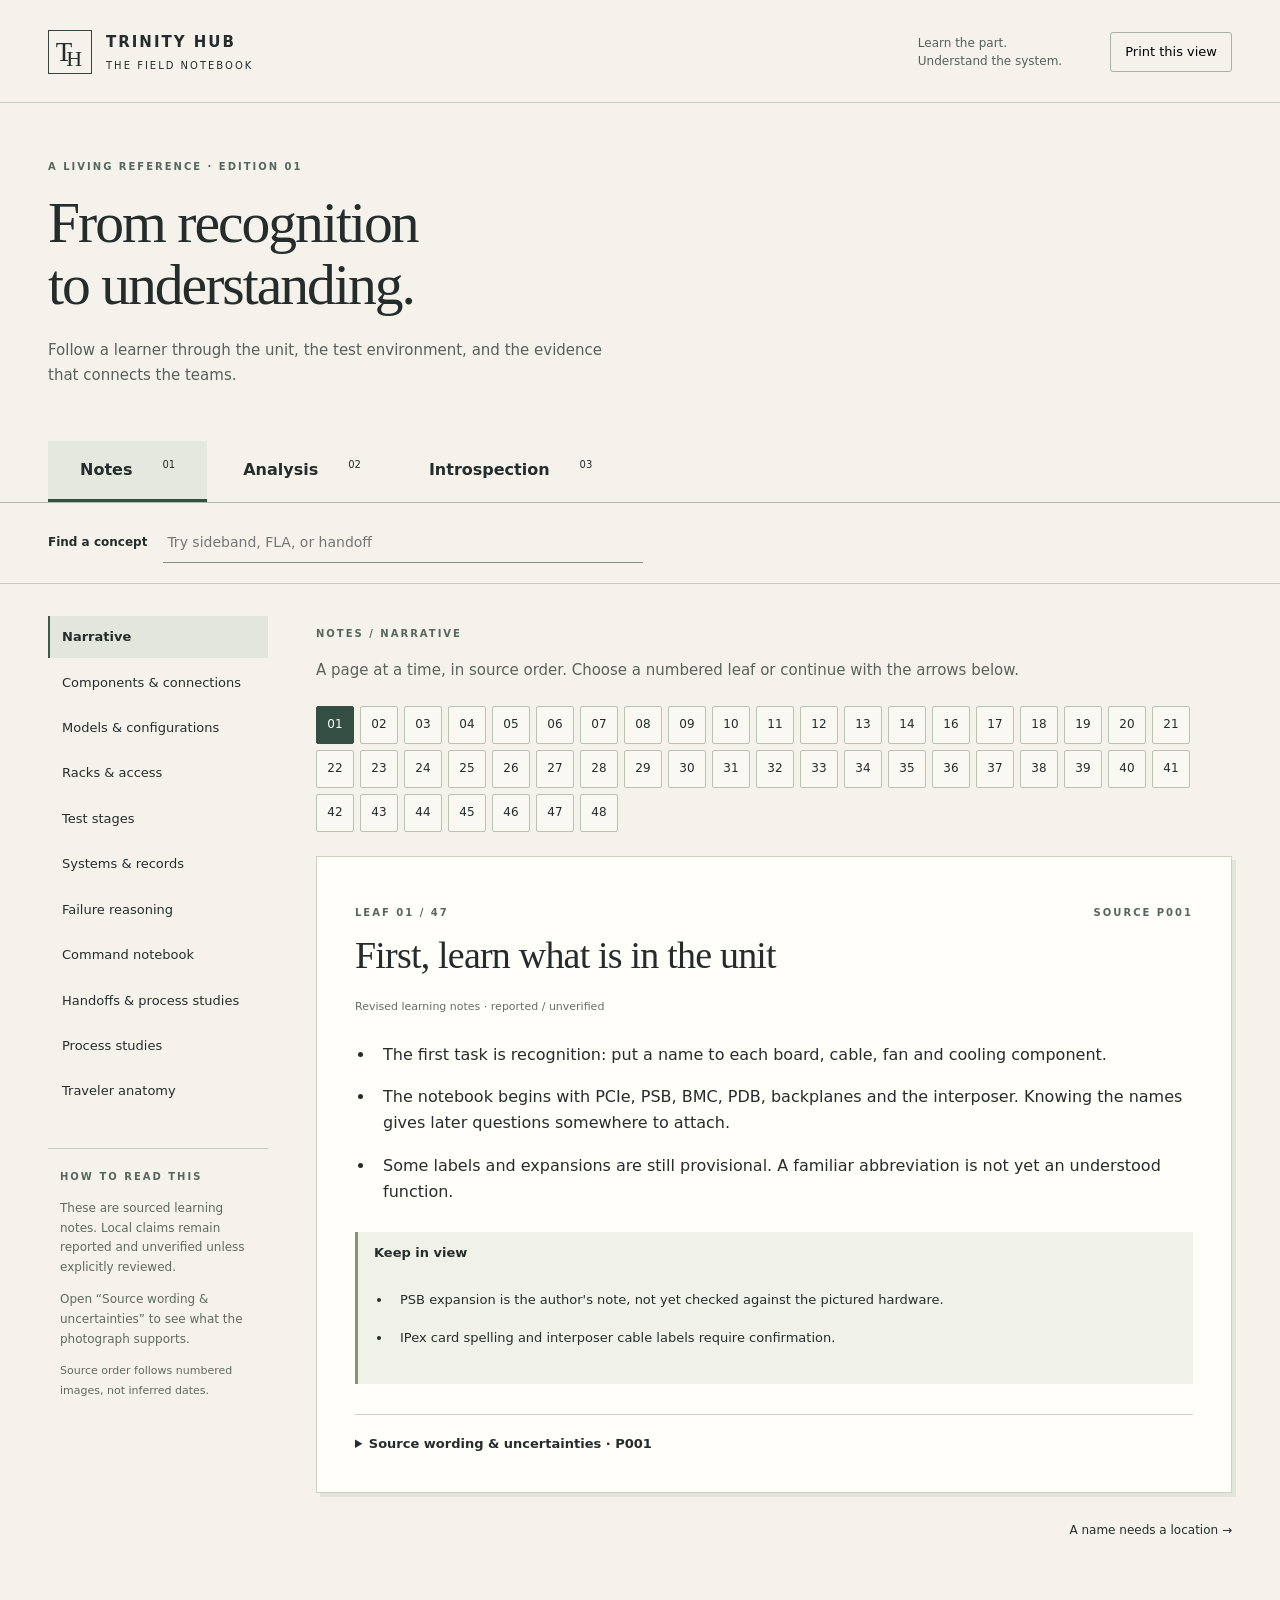
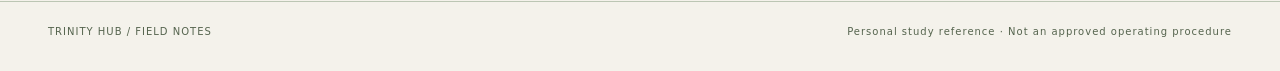
<file: site/index.html>
<!doctype html>
<html lang="en">
<head>
  <meta charset="utf-8">
  <meta name="viewport" content="width=device-width, initial-scale=1">
  <meta name="description" content="Trinity Hub: a sourced learning notebook about components, testing, evidence and handoffs.">
  <title>Trinity Hub · Field Notes</title>
  <link rel="stylesheet" href="styles.css">
  <script src="content.js" defer></script>
  <script src="app.js" defer></script>
</head>
<body>
  <a class="skip" href="#main">Skip to notes</a>
  <header class="masthead">
    <a class="brand" href="#notes/narrative/1"><span class="emblem" aria-hidden="true">T<span>H</span></span><span>TRINITY HUB<small>THE FIELD NOTEBOOK</small></span></a>
    <p class="motto">Learn the part.<br>Understand the system.</p>
    <button id="print" class="quiet">Print this view</button>
  </header>
  <div class="intro"><p class="eyebrow">A living reference · Edition 01</p><h1>From recognition<br>to understanding.</h1><p>Follow a learner through the unit, the test environment, and the evidence that connects the teams.</p></div>
  <nav class="primary" aria-label="Main sections"><a href="#notes/narrative/1" data-section="notes">Notes <span>01</span></a><a href="#analysis" data-section="analysis">Analysis <span>02</span></a><a href="#introspection" data-section="introspection">Introspection <span>03</span></a></nav>
  <div class="toolbar"><label for="search">Find a concept</label><input id="search" type="search" placeholder="Try sideband, FLA, or handoff" autocomplete="off"><button id="clear-search" class="quiet" hidden>Clear search</button><span id="count" role="status" aria-live="polite"></span></div>
  <div class="workspace"><aside><nav id="sections" aria-label="Notebook topics"></nav><div class="aside-note"><span class="eyebrow">How to read this</span><p>These are sourced learning notes. Local claims remain reported and unverified unless explicitly reviewed.</p><p>Open “Source wording &amp; uncertainties” to see what the photograph supports.</p><small>Source order follows numbered images, not inferred dates.</small></div></aside><main id="main" tabindex="-1"></main></div>
  <footer><span>TRINITY HUB / FIELD NOTES</span><span>Personal study reference · Not an approved operating procedure</span></footer>
  <noscript><p>This notebook needs JavaScript for navigation. Read the Markdown edition in the repository’s notes folder.</p></noscript>
</body>
</html>
</file>
<file: site/styles.css>
*{box-sizing:border-box}html{scroll-behavior:smooth}body{margin:0;background:#f4f2eb;color:#252d2c;font:16px/1.65 system-ui,-apple-system,"Segoe UI",sans-serif}a{color:inherit;text-underline-offset:4px}button,input{font:inherit}button,a,input{touch-action:manipulation}button{cursor:pointer}a:focus-visible,button:focus-visible,input:focus-visible,summary:focus-visible{outline:3px solid #476860;outline-offset:4px}[hidden]{display:none!important}.skip{position:absolute;left:16px;top:-60px;background:white;padding:10px;z-index:5}.skip:focus{top:10px}.masthead,.intro,.primary,.toolbar,.workspace,footer{max-width:1320px;margin:auto;padding-left:48px;padding-right:48px}.masthead{display:flex;align-items:center;justify-content:space-between;gap:24px;padding-top:30px;padding-bottom:28px;border-bottom:1px solid #c8cbc3}.brand{display:flex;gap:14px;align-items:center;text-decoration:none;font-size:15px;font-weight:750;letter-spacing:2px}.brand small{display:block;font-size:10px;font-weight:500;letter-spacing:2px;margin-top:3px}.emblem{display:flex;align-items:center;justify-content:center;width:44px;height:44px;border:1px solid #344641;font:27px Georgia,serif}.emblem span{margin-left:-8px;margin-top:13px;font-size:22px}.motto{font-size:12px;line-height:1.5;margin:0;margin-left:auto;margin-right:24px;color:#56605b}.quiet{background:transparent;border:1px solid #a9b0a7;padding:8px 14px;border-radius:3px;font-size:13px}.quiet:hover{background:#e4e8df}.intro{padding-top:46px;padding-bottom:38px;position:relative}.eyebrow{font-size:10px;font-weight:750;letter-spacing:2px;text-transform:uppercase;color:#55675f}.intro h1{font:clamp(35px,4.5vw,62px)/1.08 Georgia,serif;letter-spacing:-2px;margin:16px 0 22px;max-width:750px}.intro>p:last-child{max-width:580px;color:#57605b;font-size:15px}.primary{display:flex;gap:4px;border-bottom:1px solid #aeb8ad}.primary a{text-decoration:none;padding:16px 32px;border-bottom:3px solid transparent;font-weight:650;display:flex;gap:30px}.primary a span{font-size:10px;font-weight:400}.primary a[aria-current]{border-bottom-color:#344e43;background:#e4e8df}.toolbar{display:flex;align-items:center;gap:16px;padding-top:20px;padding-bottom:20px;border-bottom:1px solid #c8cbc3}.toolbar label{font-size:12px;font-weight:650;white-space:nowrap}.toolbar input{width:min(480px,60%);background:transparent;border:0;border-bottom:1px solid #858f86;padding:8px 4px;border-radius:0;font-size:14px}.toolbar #count{font-size:12px;color:#536058}.workspace{display:grid;grid-template-columns:220px minmax(0,1fr);gap:48px;padding-top:32px;padding-bottom:60px;min-height:650px}aside nav{display:flex;flex-direction:column;gap:4px}aside nav a{display:block;text-decoration:none;font-size:13px;padding:10px 12px;border-left:2px solid transparent}aside nav a:hover{background:#e8eae3}aside nav a[aria-current]{border-color:#395a49;background:#e2e6dc;font-weight:700}.aside-note{margin-top:36px;padding:18px 12px;border-top:1px solid #c5cbbf;font-size:12px;color:#606960}.aside-note small{font-size:11px}main{min-width:0}main h2{font:38px/1.15 Georgia,serif;letter-spacing:-.8px;margin:12px 0 20px}main h3{font:25px/1.2 Georgia,serif;margin:0 0 15px}main h4{font-size:14px;margin:24px 0 10px}.lead{color:#5a625b;max-width:720px;font-size:15px}.page-grid{display:flex;flex-wrap:wrap;gap:6px;margin:24px 0}.page-grid a{width:38px;height:38px;display:flex;align-items:center;justify-content:center;text-decoration:none;border:1px solid #bbc2b5;background:#f9f8f3;font-size:12px;border-radius:2px}.page-grid a:hover{border-color:#344e43}.page-grid a[aria-current]{background:#344e43;color:white;border-color:#344e43}.sheet{background:#fffef9;border:1px solid #ccd0c5;padding:38px;box-shadow:4px 4px 0 #e2e5da;position:relative}.sheet .eyebrow{display:flex;justify-content:space-between;gap:15px}.sheet h2{max-width:680px}.bullets{padding-left:20px;margin:26px 0}.bullets li{padding-left:8px;margin-bottom:16px}.source-label{font-size:11px;color:#626e64}.source-links{display:flex;flex-wrap:wrap;gap:6px;font-size:11px;margin-top:20px}.source-links a{padding:2px 7px;background:#e9ede4;text-decoration:none;border-radius:2px}.source-links a:hover{text-decoration:underline}.note-box{border-left:3px solid #86947f;padding:10px 16px;margin:24px 0;background:#f0f2e9;font-size:13px}.note-box p{margin:4px 0}.note-box ul{padding-left:18px}details{border-top:1px solid #cdd2c6;margin-top:30px;padding-top:18px}summary{cursor:pointer;font-size:13px;font-weight:650}.transcript{white-space:pre-wrap;overflow-wrap:anywhere;font:13px/1.8 ui-monospace,Consolas,monospace;margin-top:22px}.pager{display:flex;justify-content:space-between;gap:20px;margin-top:28px}.pager a{font-size:12px;text-decoration:none;max-width:45%}.pager a:last-child{text-align:right}.card{padding:25px 0;border-bottom:1px solid #c8cec1}.card p{font-size:15px;margin:12px 0}.card .status{font-size:10px;text-transform:uppercase;letter-spacing:1px;color:#586a5e}.card .next{font-size:13px;border-left:2px solid #98a58e;padding-left:14px}.topic-pages{display:grid;grid-template-columns:1fr 1fr;gap:10px;margin-top:22px}.topic-pages a{display:flex;gap:12px;font-size:13px;line-height:1.4;padding:14px;border:1px solid #c8cec1;text-decoration:none;background:#fafaf3}.topic-pages a:hover{border-color:#425b48}.topic-pages span{color:#718064;font-size:11px}.study-list{padding-left:24px}.study-list li{padding:8px 0 8px 8px}.map{display:flex;flex-wrap:wrap;gap:8px;margin:24px 0}.map span{font-size:12px;padding:10px;border:1px solid #aebba7}.map b{align-self:center;font-weight:400;color:#657760}.result{display:block;text-decoration:none;padding:22px 0;border-bottom:1px solid #c8cec1}.result:hover h3{text-decoration:underline}.result h3{font-size:23px;margin:6px 0}.result p{font-size:13px;margin:8px 0;color:#556453}.result small{font-size:10px;letter-spacing:1px;text-transform:uppercase}.empty{padding:32px;border:1px dashed #aeb9a6}footer{display:flex;justify-content:space-between;gap:24px;padding-top:22px;padding-bottom:30px;border-top:1px solid #bcc6b4;font-size:10px;letter-spacing:1px;color:#55644e}noscript{padding:30px}.analysis-nav{display:flex;flex-wrap:wrap;gap:8px;margin:20px 0}.analysis-nav a{font-size:12px;text-decoration:none;border:1px solid #bac6b0;padding:7px 12px}.analysis-nav a[aria-current]{background:#344e43;color:white}html:has(#search:focus){scroll-behavior:auto}
@media(max-width:800px){.masthead,.intro,.primary,.toolbar,.workspace,footer{padding-left:22px;padding-right:22px}.motto{display:none}.workspace{grid-template-columns:1fr;gap:24px;padding-top:20px}aside nav{flex-direction:row;overflow-x:auto;padding-bottom:8px}aside nav a{white-space:nowrap;border-left:0;border-bottom:2px solid transparent}aside nav a[aria-current]{border-bottom-color:#395a49}.aside-note{display:none}.intro{padding-top:30px;padding-bottom:25px}.sheet{padding:25px}.toolbar{flex-wrap:wrap;gap:8px 14px}.toolbar input{width:calc(100% - 110px)}.toolbar #count{width:100%}.primary a{padding:13px 24px}.topic-pages{grid-template-columns:1fr}footer{flex-direction:column;gap:6px}.sheet h2,main h2{font-size:31px}}
@media(prefers-reduced-motion:reduce){html{scroll-behavior:auto}}
@media print{@page{margin:15mm}body{background:white;color:black;font-size:11pt}.masthead,.intro,.primary,.toolbar,aside,.page-grid,.pager,.analysis-nav,footer,.skip{display:none!important}.workspace{display:block;padding:0;max-width:none;min-height:0}.sheet{padding:0;background:white;box-shadow:none;border:0}.sheet h2,main h2{font-size:24pt}.card,.note-box,.source-links a{background:white;color:black}.card{break-inside:avoid}details{display:none}.source-links a{text-decoration:none;padding:0}main h2,main h3{break-after:avoid}.topic-pages a{background:white}a[href]:after{content:none}.note-box{border-color:black}main:before{content:'TRINITY HUB · STUDY NOTES · REPORTED / UNVERIFIED';font-size:8pt;letter-spacing:1px}.bullets li{margin-bottom:10px}}

/* Keep three main sections usable on narrow screens. */
.primary{overflow-x:auto}.primary a{flex-shrink:0}
@media(max-width:800px){.primary a{padding:13px 14px;gap:12px}}
</file>
